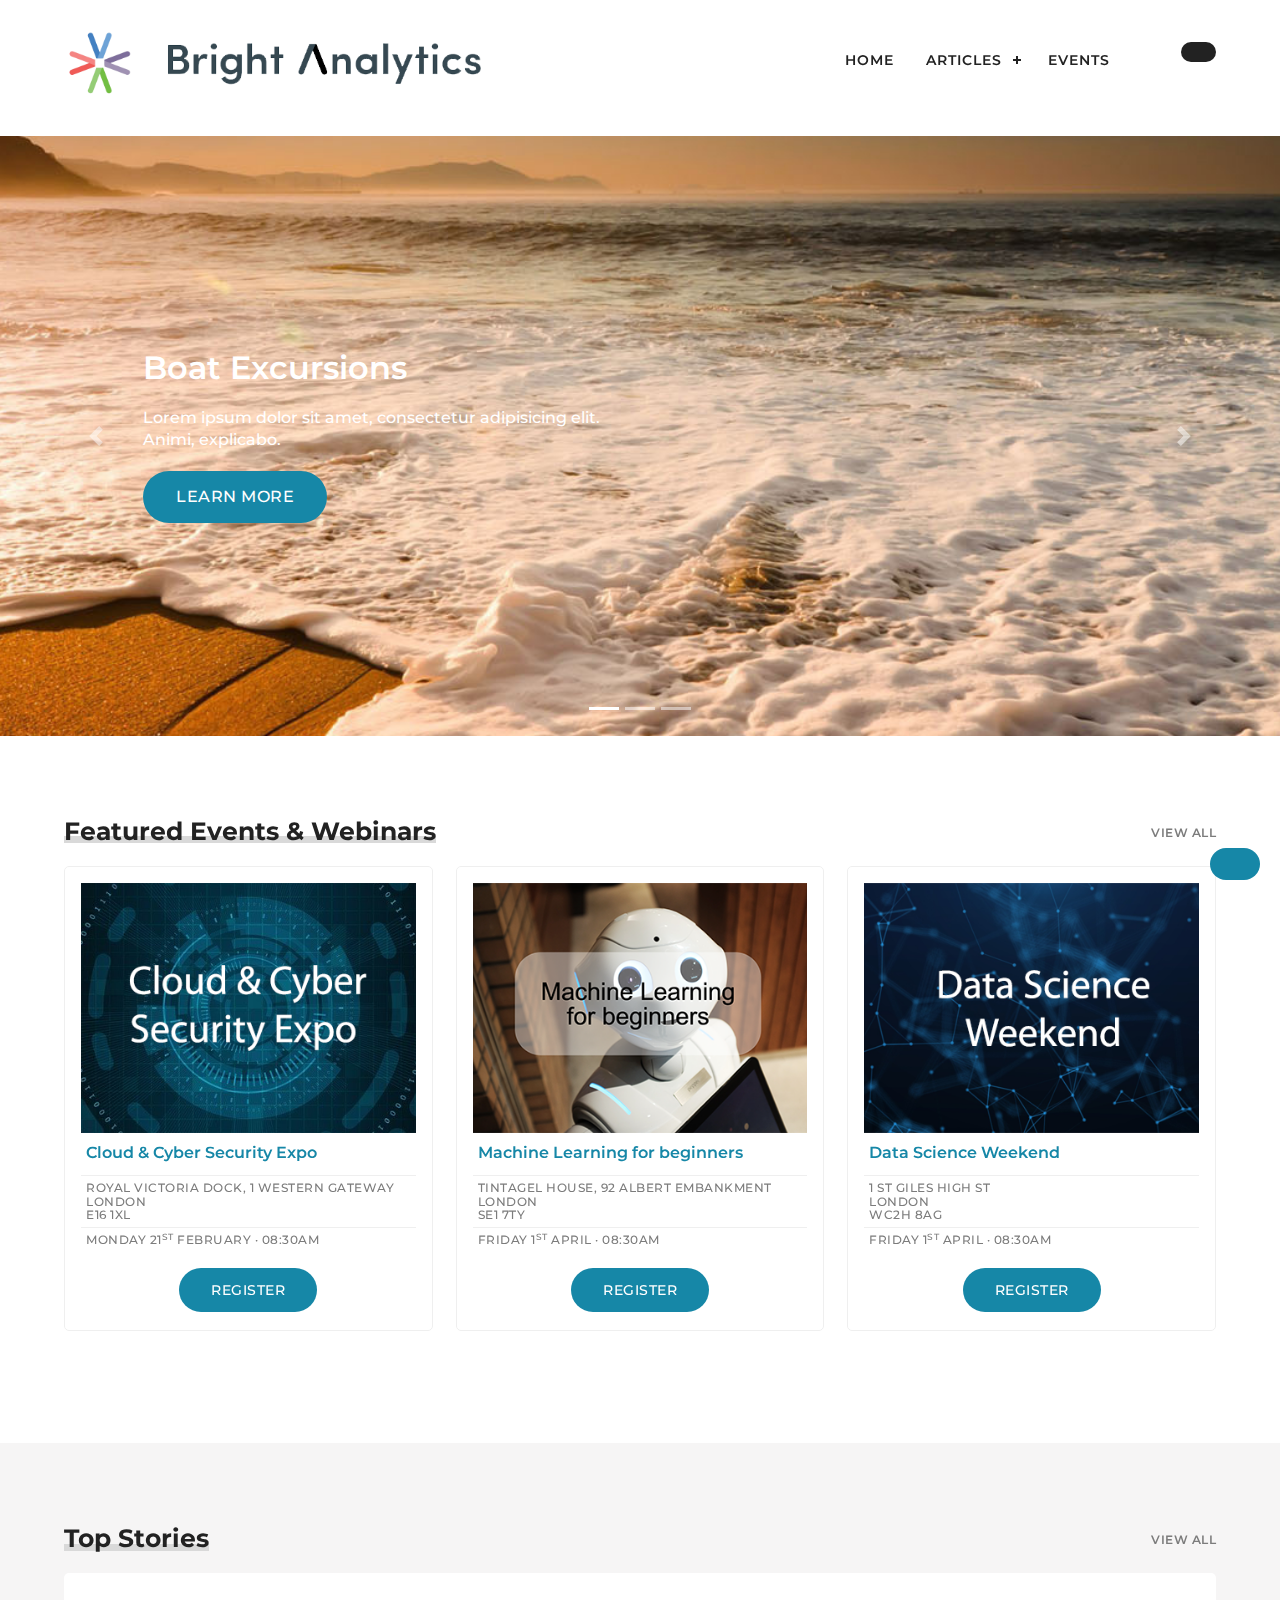
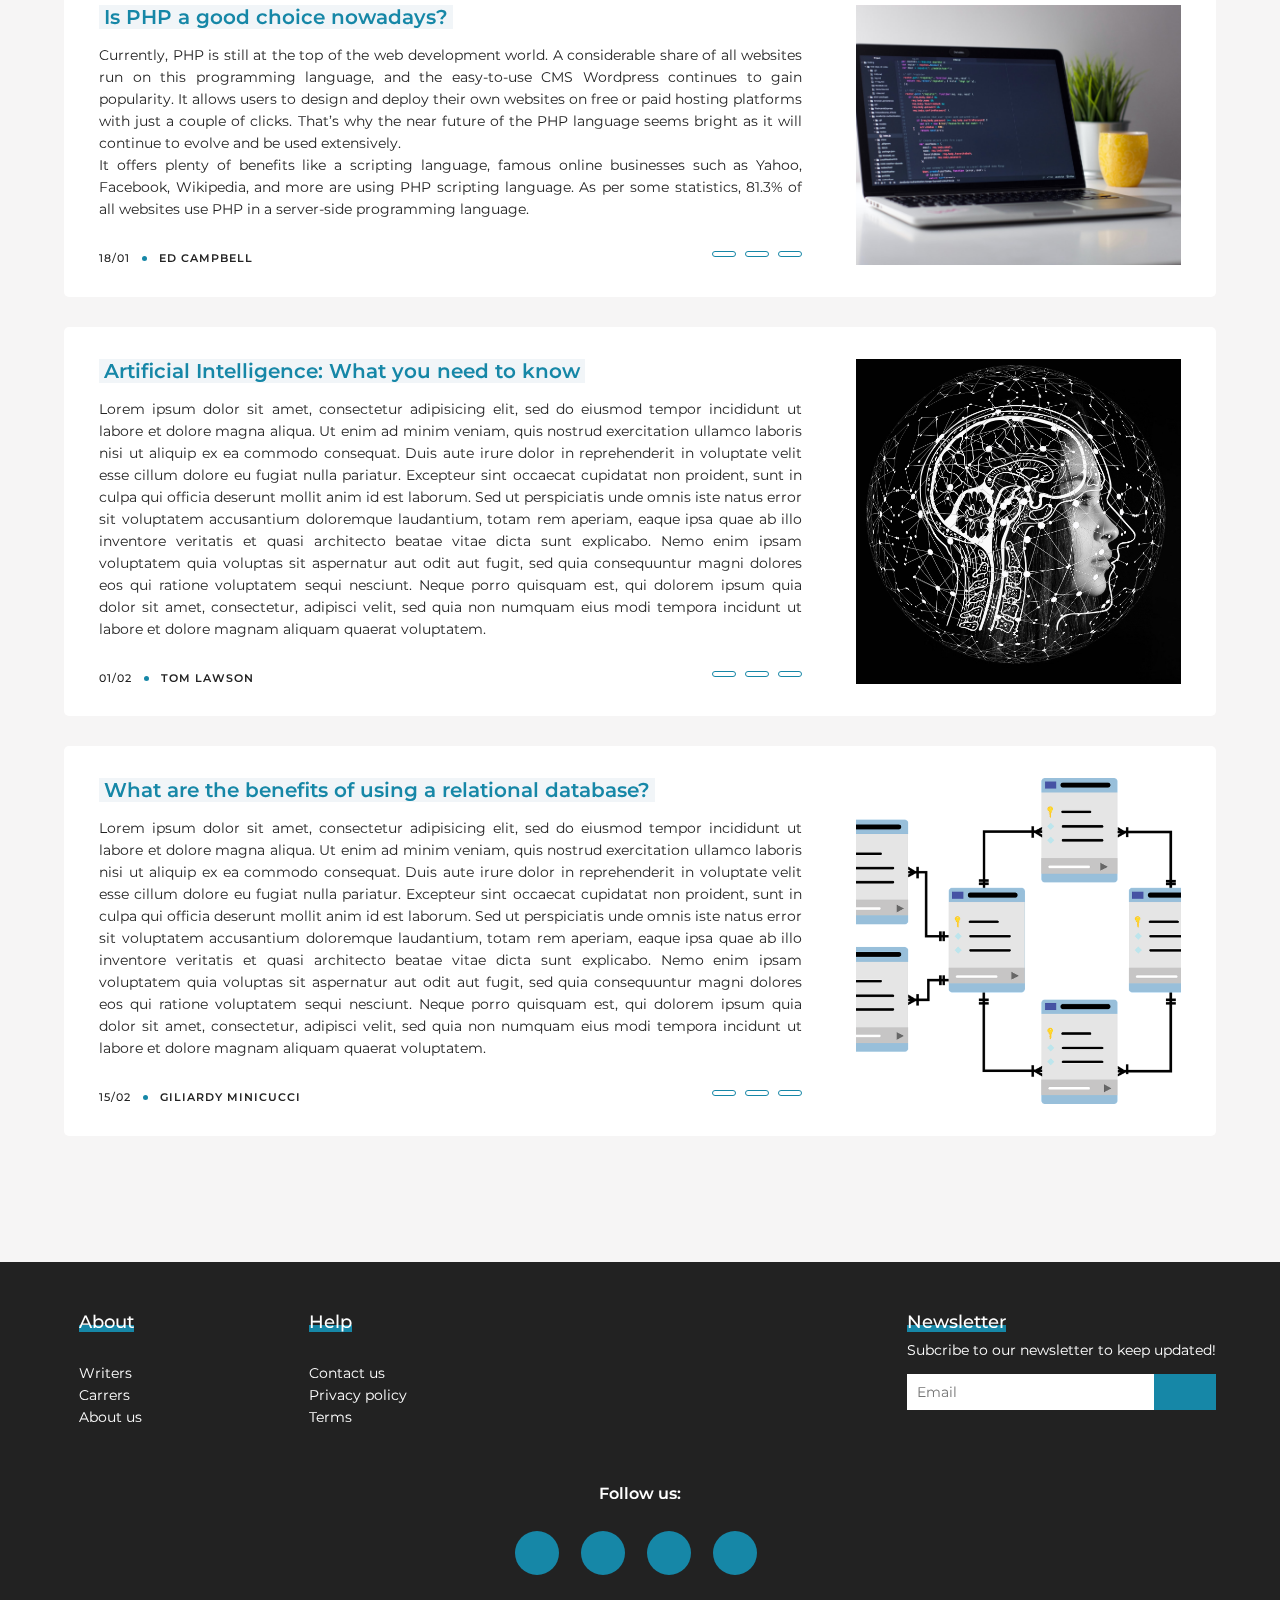
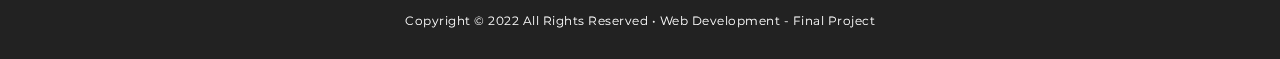
<file: index.html>
<!DOCTYPE html>
<html lang="en">
<head>
<title>Homepage | Bright Analytics</title>
<meta charset="utf-8" />
<meta name="description" content="" />
<meta name="author" content="Giliardy Minicucci" />
<meta name="viewport" content="width=device-width, initial-scale=1.0" />
<meta name="refresh" content="600" />
<meta name="keywords" content="Final project" />
<link rel="stylesheet" type="text/css" href="stylesheet/style.css" />
<link rel="stylesheet" type="text/css" href="stylesheet/bootstrap.min.css" />
<link rel="stylesheet" type="text/css" href="stylesheet/animation.css" />
<link rel="stylesheet" type="text/css" href="https://site-assets.fontawesome.com/releases/v6.0.0/css/all.css" />
<link rel="stylesheet" href="https://cdnjs.cloudflare.com/ajax/libs/animate.css/3.7.2/animate.min.css">
<link rel="preconnect" href="https://fonts.googleapis.com">
<link rel="preconnect" href="https://fonts.gstatic.com" crossorigin>
<link href="https://fonts.googleapis.com/css2?family=Montserrat:wght@400;500;600;700&display=swap" rel="stylesheet">
</head>

<body class="fadeInBody">

<a href="#" class="back-to-top" onclick="scrollToTop();return false">  <i class="fas fa-angle-up"></i> </a>

<div id="search_form" class="fade">
    <a href="#" class="close-btn" id="close-search">
    <i class="fa fa-times"></i>
    </a>
    <form role="search" method="get" class="searchform">
    <input placeholder="type here" type="text" name="search" id="search"/>
    <button class="search_btn" name="search_btn"><i class="fa fa-search"></i></button>
    </form>
    <div id="app" class="search_results"></div>
</div>

<header class="align-left">
<div class="top">

    <a class="logo_principal" href="index.html">
      <img class="logo" src="assets/ba-logo.png" alt="Logo of the website." />
      <img class="logo-text" src="assets/ba-logo-text.png" alt="Logo of the website." />
    </a>

        <div class="button"></div>

        <div class="user_search">
      <ul>
        <li><a class="search-icon" href='#search_form'><i class="fa fa-search"></i></a> </li>
        <li> <a href="login.html"><i class="fa fa-user"></i></a> </li>
      </ul>
    </div>


    <nav id="nav-bar" class="nav-bar">
        <ul>
            <li><a href="index.html">Home</a></li>
            <li class="has-sub"><a href='#'>Articles</a>
                <ul class="sub-menu">
                  <li><a href="articles.html">Latest news</a></li>
                  <li><a href="#">Big Data</a></li>
                  <li><a href="#">Data Science</a></li>
                  <li><a href="#">Machine Learning</a></li>
                  <li><a href="#">Artificial Intelligence</a></li>
                 </ul>
            </li>
            <li><a href="events.html">Events</a></li>
        </ul>
</nav>

</div>
</header>    

 <div class="container-fluid p-0 align-left">
    <div id="carousel" class="carousel slide hero-slides" data-ride="carousel">
      <ol class="carousel-indicators">
        <li class="active" data-target="#carousel" data-slide-to="0"></li>
        <li data-target="#carousel" data-slide-to="1"></li>
        <li data-target="#carousel" data-slide-to="2"></li>
      </ol>
      <div class="carousel-inner" role="listbox">
        <div class="carousel-item active slide_1">
          <div class="container h-100 d-md-block">
            <div class="row align-items-center h-100">
              <div class="col-12 col-md-9 col-lg-7 col-xl-6">
                <div class="caption fadeInLeft">
                  <h2>Boat Excursions</h2>
                  <p>Lorem ipsum dolor sit amet, consectetur adipisicing elit. Animi, explicabo.</p>
                  <a class="btn delicious-btn" href="#">Learn more</a>
                </div>
              </div>
            </div>
          </div>
        </div>
        <div class="carousel-item slide_2">
          <div class="container h-100 d-md-block">
            <div class="row align-items-center h-100">
              <div class="col-12 col-md-9 col-lg-7 col-xl-6">
               <div class="caption fadeIn">
                  <h2>Boat Excursions</h2>
                  <p>Lorem ipsum dolor sit amet, consectetur adipisicing elit. Animi, explicabo.</p>
                  <a class="btn delicious-btn" href="#">Learn more</a>
                </div>
              </div>
            </div>
          </div>
        </div>
        <div class="carousel-item slide_3">
          <div class="container h-100 d-md-block">
            <div class="row align-items-center h-100">
              <div class="col-12 col-md-9 col-lg-7 col-xl-6">
                <div class="caption">
                  <h2 class="fadeInLeft" style="animation-delay: 2s;">Explore the river valley</h2>
                  <p class="fadeInLeft" style="animation-delay: 2.5s;">Lorem ipsum dolor sit amet, consectetur adipisicing elit. Animi, explicabo.</p>
                  <a class="fadeInLeft btn delicious-btn" href="#" style="animation-delay: 3s;">Learn more</a>
                </div>
              </div>
            </div>
          </div>
        </div>
      </div>
      <a class="carousel-control-prev" href="#carousel" role="button" data-slide="prev">
        <span class="carousel-control-prev-icon" aria-hidden="true"></span>
        <span class="sr-only">Previous</span>
      </a>
      <a class="carousel-control-next" href="#carousel" role="button" data-slide="next">
        <span class="carousel-control-next-icon" aria-hidden="true"></span>
        <span class="sr-only">Next</span>
      </a>
    </div>
</div>

<main>



<div class="events align-left">
<section class="hold">
  <h2>Featured Events & Webinars</h2>
  <span><a class="all" href="events.html">view all</a></span>
  <ul class="flex">
    <li>
      <img class="image" src="assets/events/cybersecurity_expo.png" alt="Event image " /> 
      <h3 class="title"><a href="events.html">Cloud & Cyber Security Expo</a></h3>
      <div class="location">Royal Victoria Dock, 1 Western Gateway <br> London <br> E16 1XL</div>
      <div class="date">Monday 21<sup>st</sup> February · 08:30am</div>
      <div class="register"><a href="register.html">Register</a> </div>
    </li>

    <li>
      <img class="image" src="assets/events/machine_learning_for_beginners.png" alt="Machine Learning for beginners" /> 
      <h3 class="title"><a href="events.html">Machine Learning for beginners</a></h3>
      <div class="location">Tintagel House, 92 Albert Embankment <br> London <br> SE1 7TY</div>
      <div class="date">Friday 1<sup>st</sup> April · 08:30am</div>
      <div class="register"><a href="register.html">Register</a> </div>
    </li>

    <li>
      <img class="image" src="assets/events/data_science_weekend.png" alt="Event banner" /> 
      <h3 class="title"><a href="events.html">Data Science Weekend</a></h3>
      <div class="location">1 St Giles High St <br> London <br> WC2H 8AG</div>
      <div class="date">Friday 1<sup>st</sup> April · 08:30am</div>
      <div class="register"><a href="register.html">Register</a> </div>
    </li>
  </ul>
</section>
</div>

<div class="top_stories align-left">
<section class="hold">
  <h2>Top Stories</h2>
  <span><a class="all" href="articles.html">view all</a></span>

<ul class="align-left">
  <li class="box">
    <div class="image">
      <img src="assets/computer.jpeg" alt="Top stories image" /> 
    </div>
    <div class="content">
      <h3 class="title"><a href="article.html">Is PHP a good choice nowadays?</a></h3>
      <p>Currently, PHP is still at the top of the web development world. A considerable share of all websites run on this programming language, and the easy-to-use CMS Wordpress continues to gain popularity. It allows users to design and deploy their own websites on free or paid hosting platforms with just a couple of clicks. That’s why the near future of the PHP language seems bright as it will continue to evolve and be used extensively. <br> It offers plenty of benefits like a scripting language, famous online businesses such as Yahoo, Facebook, Wikipedia, and more are using PHP scripting language. As per some statistics, 81.3% of all websites use PHP in a server-side programming language.</p>
      <div class="info"> 18/01 <span>Ed Campbell</span> </div>
      <div class="share"> <a href="#" class="share-button"><i class="fa-solid fa-star"></i></a> <a href="#" class="share-button"><i class="fa-solid fa-share-nodes"></i></a> <a href="#" class="share-button"><i class="fa-solid fa-bookmark"></i></a></div>
    </div>
  </li>

  <li class="box">
      <div class="image">
      <img src="assets/events/artificial-intelligence.jpeg" alt="Top stories image" /> 
      </div>
      <div class="content">
      <h3 class="title"><a href="#">Artificial Intelligence: What you need to know</a></h3>
      <p>Lorem ipsum dolor sit amet, consectetur adipisicing elit, sed do eiusmod tempor incididunt ut labore et dolore magna aliqua. Ut enim ad minim veniam, quis nostrud exercitation ullamco laboris nisi ut aliquip ex ea commodo consequat. Duis aute irure dolor in reprehenderit in voluptate velit esse cillum dolore eu fugiat nulla pariatur. Excepteur sint occaecat cupidatat non proident, sunt in culpa qui officia deserunt mollit anim id est laborum. Sed ut perspiciatis unde omnis iste natus error sit voluptatem accusantium doloremque laudantium, totam rem aperiam, eaque ipsa quae ab illo inventore veritatis et quasi architecto beatae vitae dicta sunt explicabo. Nemo enim ipsam voluptatem quia voluptas sit aspernatur aut odit aut fugit, sed quia consequuntur magni dolores eos qui ratione voluptatem sequi nesciunt. Neque porro quisquam est, qui dolorem ipsum quia dolor sit amet, consectetur, adipisci velit, sed quia non numquam eius modi tempora incidunt ut labore et dolore magnam aliquam quaerat voluptatem. </p>
      <div class="info"> 01/02 <span>Tom Lawson</span> </div>
      <div class="share"> <a href="#" class="share-button"><i class="fa-solid fa-star"></i></a> <a href="#" class="share-button"><i class="fa-solid fa-share-nodes"></i></a> <a href="#" class="share-button"><i class="fa-solid fa-bookmark"></i></a></div>
    </div>
  </li>

  <li class="box">
        <div class="image">
      <img src="assets/events/database_schema.png" alt="Top stories image" /> 
    </div>
    <div class="content">
      <h3 class="title"><a href="#">What are the benefits of using a relational database?</a></h3>
      <p>Lorem ipsum dolor sit amet, consectetur adipisicing elit, sed do eiusmod tempor incididunt ut labore et dolore magna aliqua. Ut enim ad minim veniam, quis nostrud exercitation ullamco laboris nisi ut aliquip ex ea commodo consequat. Duis aute irure dolor in reprehenderit in voluptate velit esse cillum dolore eu fugiat nulla pariatur. Excepteur sint occaecat cupidatat non proident, sunt in culpa qui officia deserunt mollit anim id est laborum. Sed ut perspiciatis unde omnis iste natus error sit voluptatem accusantium doloremque laudantium, totam rem aperiam, eaque ipsa quae ab illo inventore veritatis et quasi architecto beatae vitae dicta sunt explicabo. Nemo enim ipsam voluptatem quia voluptas sit aspernatur aut odit aut fugit, sed quia consequuntur magni dolores eos qui ratione voluptatem sequi nesciunt. Neque porro quisquam est, qui dolorem ipsum quia dolor sit amet, consectetur, adipisci velit, sed quia non numquam eius modi tempora incidunt ut labore et dolore magnam aliquam quaerat voluptatem. </p>
      <div class="info"> 15/02 <span>Giliardy Minicucci</span> </div>
      <div class="share"> <a href="#" class="share-button"><i class="fa-solid fa-star"></i></a> <a href="#" class="share-button"><i class="fa-solid fa-share-nodes"></i></a> <a href="#" class="share-button"><i class="fa-solid fa-bookmark"></i></a></div>
    </div>
  </li>

</ul>

</section>
</div>

</main>

<footer>
  <section class="hold">

    <div class="col">
      <h2>About</h2>
         <ul>
            <li><a href="#">Writers</a></li>
            <li><a href="#">Carrers</a></li>
            <li><a href="#">About us</a></li>
          </ul>
    </div>

        <div class="col">
      <h2>Help</h2>
         <ul>
            <li><a href="#">Contact us</a></li>
            <li><a href="#">Privacy policy</a></li>
            <li><a href="#">Terms</a></li>
          </ul>
    </div>

    <div class="newsletter">
      <div class="newsletter-text">
        <h2>Newsletter</h2>
          <p>Subcribe to our newsletter to keep updated!</p>
          <div class="form">
            <input class="text" type="text" placeholder="Email" />
            <input class="submit" type="submit" value="">
          </div>
      </div>
    </div>

    <div class="social align-left">
      <h3>Follow us:</h3>
        <ul class="social-icons">
          <li><a class="facebook" href="#"><i class="fab fa-facebook"></i></a> </li>
          <li><a class="twitter" href="#"><i class="fab fa-twitter"></i></a></li>
          <li><a class="instagram" href="#"><i class="fab fa-instagram"></i></a></li>
          <li><a class="tiktok" href="#"><i class="fab fa-tiktok"></i></a></li>
        </ul>
    </div>

</section>
    <div class="copyright align-left">
      <p>Copyright © 2022 All Rights Reserved • Web Development - Final Project</p>
    </div>
</footer>
      
<script src="https://cdnjs.cloudflare.com/ajax/libs/jquery/3.3.1/jquery.min.js"></script>
<script src="script.js"></script>
<script src="search.js"></script>
<script src="toggle.js"></script>

<script src="https://code.jquery.com/jquery-3.3.1.slim.min.js" integrity="sha384-q8i/X+965DzO0rT7abK41JStQIAqVgRVzpbzo5smXKp4YfRvH+8abtTE1Pi6jizo" crossorigin="anonymous"></script>
<script src="https://cdnjs.cloudflare.com/ajax/libs/popper.js/1.14.7/umd/popper.min.js" integrity="sha384-UO2eT0CpHqdSJQ6hJty5KVphtPhzWj9WO1clHTMGa3JDZwrnQq4sF86dIHNDz0W1" crossorigin="anonymous"></script>
<script src="https://stackpath.bootstrapcdn.com/bootstrap/4.3.1/js/bootstrap.min.js" integrity="sha384-JjSmVgyd0p3pXB1rRibZUAYoIIy6OrQ6VrjIEaFf/nJGzIxFDsf4x0xIM+B07jRM" crossorigin="anonymous"></script>
<script type="text/javascript" scr="https://cdnjs.cloudflare.com/ajax/libs/animateCSS/1.2.2/jquery.animatecss.min.js"></script>

</body>
</html>
</file>
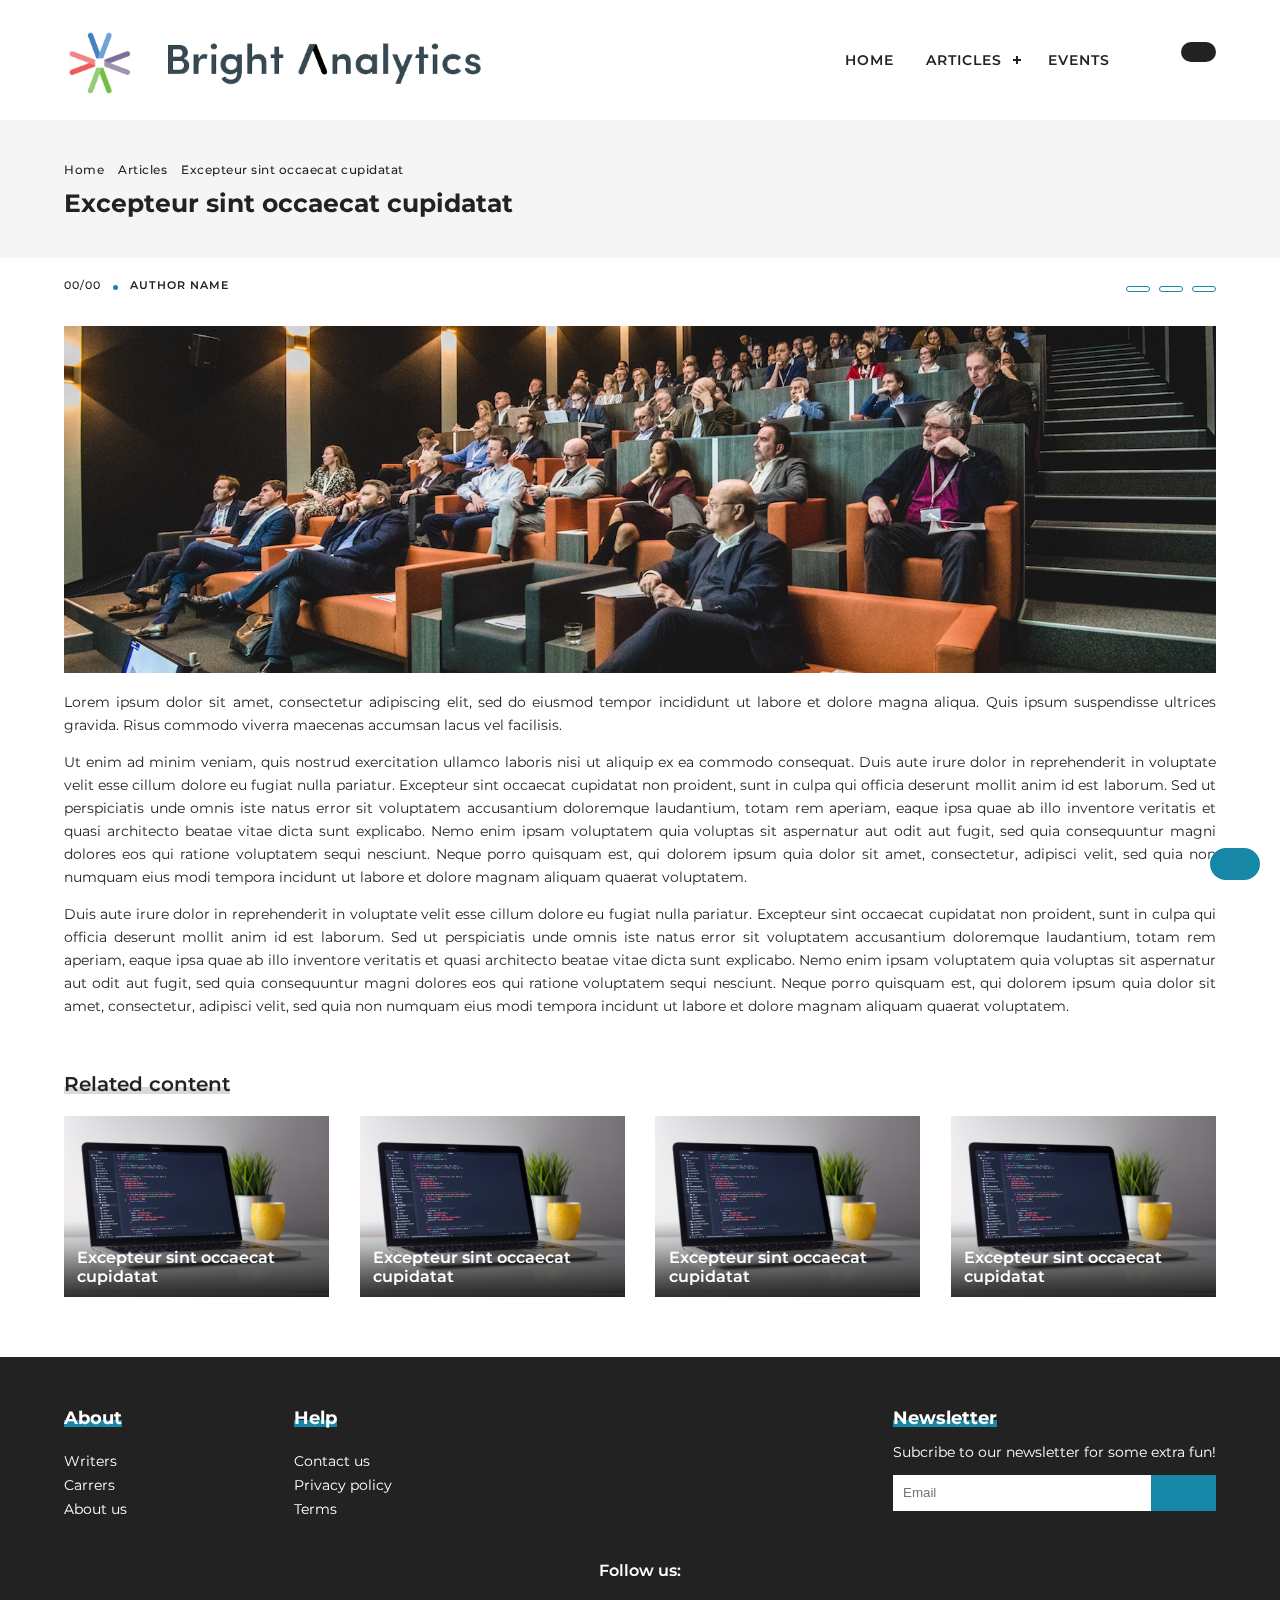
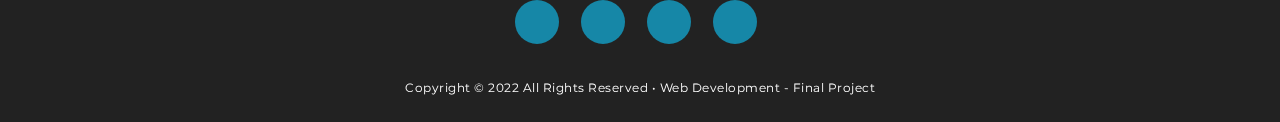
<file: article.html>
<!DOCTYPE html>
<html lang="en">
<head>
<title>Articles | Bright Analytics</title>
<meta charset="utf-8" />
<meta name="description" content="" />
<meta name="author" content="Giliardy Minicucci" />
<meta name="viewport" content="width=device-width, initial-scale=1.0" />
<meta name="refresh" content="600" />
<meta name="keywords" content="Final project" />
<link rel="stylesheet" type="text/css" href="stylesheet/style.css" />
<link rel="stylesheet" type="text/css" href="stylesheet/animation.css" />
<link rel="stylesheet" type="text/css" href="https://site-assets.fontawesome.com/releases/v6.0.0/css/all.css" />
<link rel="stylesheet" href="https://cdnjs.cloudflare.com/ajax/libs/animate.css/3.7.2/animate.min.css">
<link rel="preconnect" href="https://fonts.googleapis.com">
<link rel="preconnect" href="https://fonts.gstatic.com" crossorigin>
<link href="https://fonts.googleapis.com/css2?family=Montserrat:wght@400;500;600;700&display=swap" rel="stylesheet">
</head>

<body class="fadeInBody">

<a href="#" class="back-to-top" onclick="scrollToTop();return false">  <i class="fas fa-angle-up"></i> </a>

<div id="search_form" class="fade">
    <a href="#" class="close-btn" id="close-search">
    <i class="fa fa-times"></i>
    </a>
    <form role="search" method="get" class="searchform">
    <input placeholder="type here" type="text" name="search" id="search"/>
    <button class="search_btn" name="search_btn"><i class="fa fa-search"></i></button>
    </form>
    <div id="app" class="search_results"></div>
</div>

<header class="align-left">
<div class="top">

    <a class="logo_principal" href="index.html">
      <img class="logo" src="assets/ba-logo.png" alt="Logo of the website." />
      <img class="logo-text" src="assets/ba-logo-text.png" alt="Logo of the website." />
    </a>

        <div class="button"></div>

        <div class="user_search">
      <ul>
        <li><a class="search-icon" href='#search_form'><i class="fa fa-search"></i></a> </li>
        <li> <a href="login.html"><i class="fa fa-user"></i></a> </li>
      </ul>
    </div>


    <nav id="nav-bar" class="nav-bar">
        <ul>
            <li><a href="index.html">Home</a></li>
            <li class="has-sub"><a href='#'>Articles</a>
                <ul class="sub-menu">
                  <li><a href="articles.html">Latest news</a></li>
                  <li><a href="#">Big Data</a></li>
                  <li><a href="#">Data Science</a></li>
                  <li><a href="#">Machine Learning</a></li>
                  <li><a href="#">Artificial Intelligence</a></li>
                 </ul>
            </li>
            <li><a href="events.html">Events</a></li>
        </ul>
</nav>

</div>
</header>  
  
<main>
  <div class="article_title align-left">
    <section class="hold">
     <div class="breadcrumb">
       <ul>
        <li><a  href="index.html">Home</a></li>
        <span><i class="fa-solid fa-chevron-right"></i></span>
        <li><a href="articles.html">Articles</a></li>
        <span><i class="fa-solid fa-chevron-right"></i></span>
        <li><a href="articles.html">Excepteur sint occaecat cupidatat</a></li>
       </ul>
     </div>
     <h2>Excepteur sint occaecat cupidatat</h2>
   </section>
  </div>


<div class="article_content align-left">
  <section class="hold">

<div class="info align-left">
<div class="infos"> 00/00 <span>author name</span> </div>
      <div class="share"> <a href="#" class="share-button"><i class="fa-solid fa-star"></i></a> <a href="#" class="share-button"><i class="fa-solid fa-share-nodes"></i></a> <a href="#" class="share-button"><i class="fa-solid fa-bookmark"></i></a></div>
    </div>

    <img src="assets/event.png" alt="Event banner." />
      <p>Lorem ipsum dolor sit amet, consectetur adipiscing elit, sed do eiusmod tempor incididunt ut labore et dolore magna aliqua. Quis ipsum suspendisse ultrices gravida. Risus commodo viverra maecenas accumsan lacus vel facilisis.</p>
      <p>Ut enim ad minim veniam, quis nostrud exercitation ullamco laboris nisi ut aliquip ex ea commodo consequat. Duis aute irure dolor in reprehenderit in voluptate velit esse cillum dolore eu fugiat nulla pariatur. Excepteur sint occaecat cupidatat non proident, sunt in culpa qui officia deserunt mollit anim id est laborum. Sed ut perspiciatis unde omnis iste natus error sit voluptatem accusantium doloremque laudantium, totam rem aperiam, eaque ipsa quae ab illo inventore veritatis et quasi architecto beatae vitae dicta sunt explicabo. Nemo enim ipsam voluptatem quia voluptas sit aspernatur aut odit aut fugit, sed quia consequuntur magni dolores eos qui ratione voluptatem sequi nesciunt. Neque porro quisquam est, qui dolorem ipsum quia dolor sit amet, consectetur, adipisci velit, sed quia non numquam eius modi tempora incidunt ut labore et dolore magnam aliquam quaerat voluptatem.</p>
      <p>Duis aute irure dolor in reprehenderit in voluptate velit esse cillum dolore eu fugiat nulla pariatur. Excepteur sint occaecat cupidatat non proident, sunt in culpa qui officia deserunt mollit anim id est laborum. Sed ut perspiciatis unde omnis iste natus error sit voluptatem accusantium doloremque laudantium, totam rem aperiam, eaque ipsa quae ab illo inventore veritatis et quasi architecto beatae vitae dicta sunt explicabo. Nemo enim ipsam voluptatem quia voluptas sit aspernatur aut odit aut fugit, sed quia consequuntur magni dolores eos qui ratione voluptatem sequi nesciunt. Neque porro quisquam est, qui dolorem ipsum quia dolor sit amet, consectetur, adipisci velit, sed quia non numquam eius modi tempora incidunt ut labore et dolore magnam aliquam quaerat voluptatem.</p>
 
 <div class="related align-left">
  <div class="title">Related content</div>
    <ul>
 <li>
  <div class="image"><img src="assets/computer.jpeg" alt="Trending image" /></div>   
   <h3><a href="#">Excepteur sint occaecat cupidatat</a></h3>
 </li>

 <li>
  <div class="image"><img src="assets/computer.jpeg" alt="Trending image" /></div>   
   <h3><a href="#">Excepteur sint occaecat cupidatat</a></h3>
 </li>

  <li>
  <div class="image"><img src="assets/computer.jpeg" alt="Trending image" /></div>   
   <h3><a href="#">Excepteur sint occaecat cupidatat</a></h3>
 </li>

  <li>
  <div class="image"><img src="assets/computer.jpeg" alt="Trending image" /></div>   
   <h3><a href="#">Excepteur sint occaecat cupidatat</a></h3>
 </li>
    </ul>
</div>

</section>
</div>


</main>


<footer>
  <section class="hold">

    <div class="col">
      <h2>About</h2>
         <ul>
            <li><a href="#">Writers</a></li>
            <li><a href="#">Carrers</a></li>
            <li><a href="#">About us</a></li>
          </ul>
    </div>

       <div class="col">
      <h2>Help</h2>
         <ul>
            <li><a href="#">Contact us</a></li>
            <li><a href="#">Privacy policy</a></li>
            <li><a href="#">Terms</a></li>
          </ul>
    </div>

    <div class="newsletter">
      <div class="newsletter-text">
        <h2>Newsletter</h2>
          <p>Subcribe to our newsletter for some extra fun!</p>
          <div class="form">
            <input class="text" type="text" placeholder="Email" />
            <input class="submit" type="submit" value="">
          </div>
      </div>
    </div>

    <div class="social align-left">
      <h3>Follow us:</h3>
        <ul class="social-icons">
          <li><a class="facebook" href="#"><i class="fab fa-facebook"></i></a> </li>
          <li><a class="twitter" href="#"><i class="fab fa-twitter"></i></a></li>
          <li><a class="instagram" href="#"><i class="fab fa-instagram"></i></a></li>
          <li><a class="tiktok" href="#"><i class="fab fa-tiktok"></i></a></li>
        </ul>
    </div>

</section>
    <div class="copyright align-left">
      <p>Copyright © 2022 All Rights Reserved • Web Development - Final Project</p>
    </div>
</footer>

      
<script src="https://cdnjs.cloudflare.com/ajax/libs/jquery/3.3.1/jquery.min.js"></script>
<script src="script.js"></script>
<script src="search.js"></script>

<script src="https://code.jquery.com/jquery-3.3.1.slim.min.js" integrity="sha384-q8i/X+965DzO0rT7abK41JStQIAqVgRVzpbzo5smXKp4YfRvH+8abtTE1Pi6jizo" crossorigin="anonymous"></script>
<script src="https://cdnjs.cloudflare.com/ajax/libs/popper.js/1.14.7/umd/popper.min.js" integrity="sha384-UO2eT0CpHqdSJQ6hJty5KVphtPhzWj9WO1clHTMGa3JDZwrnQq4sF86dIHNDz0W1" crossorigin="anonymous"></script>
<script src="https://stackpath.bootstrapcdn.com/bootstrap/4.3.1/js/bootstrap.min.js" integrity="sha384-JjSmVgyd0p3pXB1rRibZUAYoIIy6OrQ6VrjIEaFf/nJGzIxFDsf4x0xIM+B07jRM" crossorigin="anonymous"></script>
<script type="text/javascript" scr="https://cdnjs.cloudflare.com/ajax/libs/animateCSS/1.2.2/jquery.animatecss.min.js"></script>

</body>
</html>
</file>
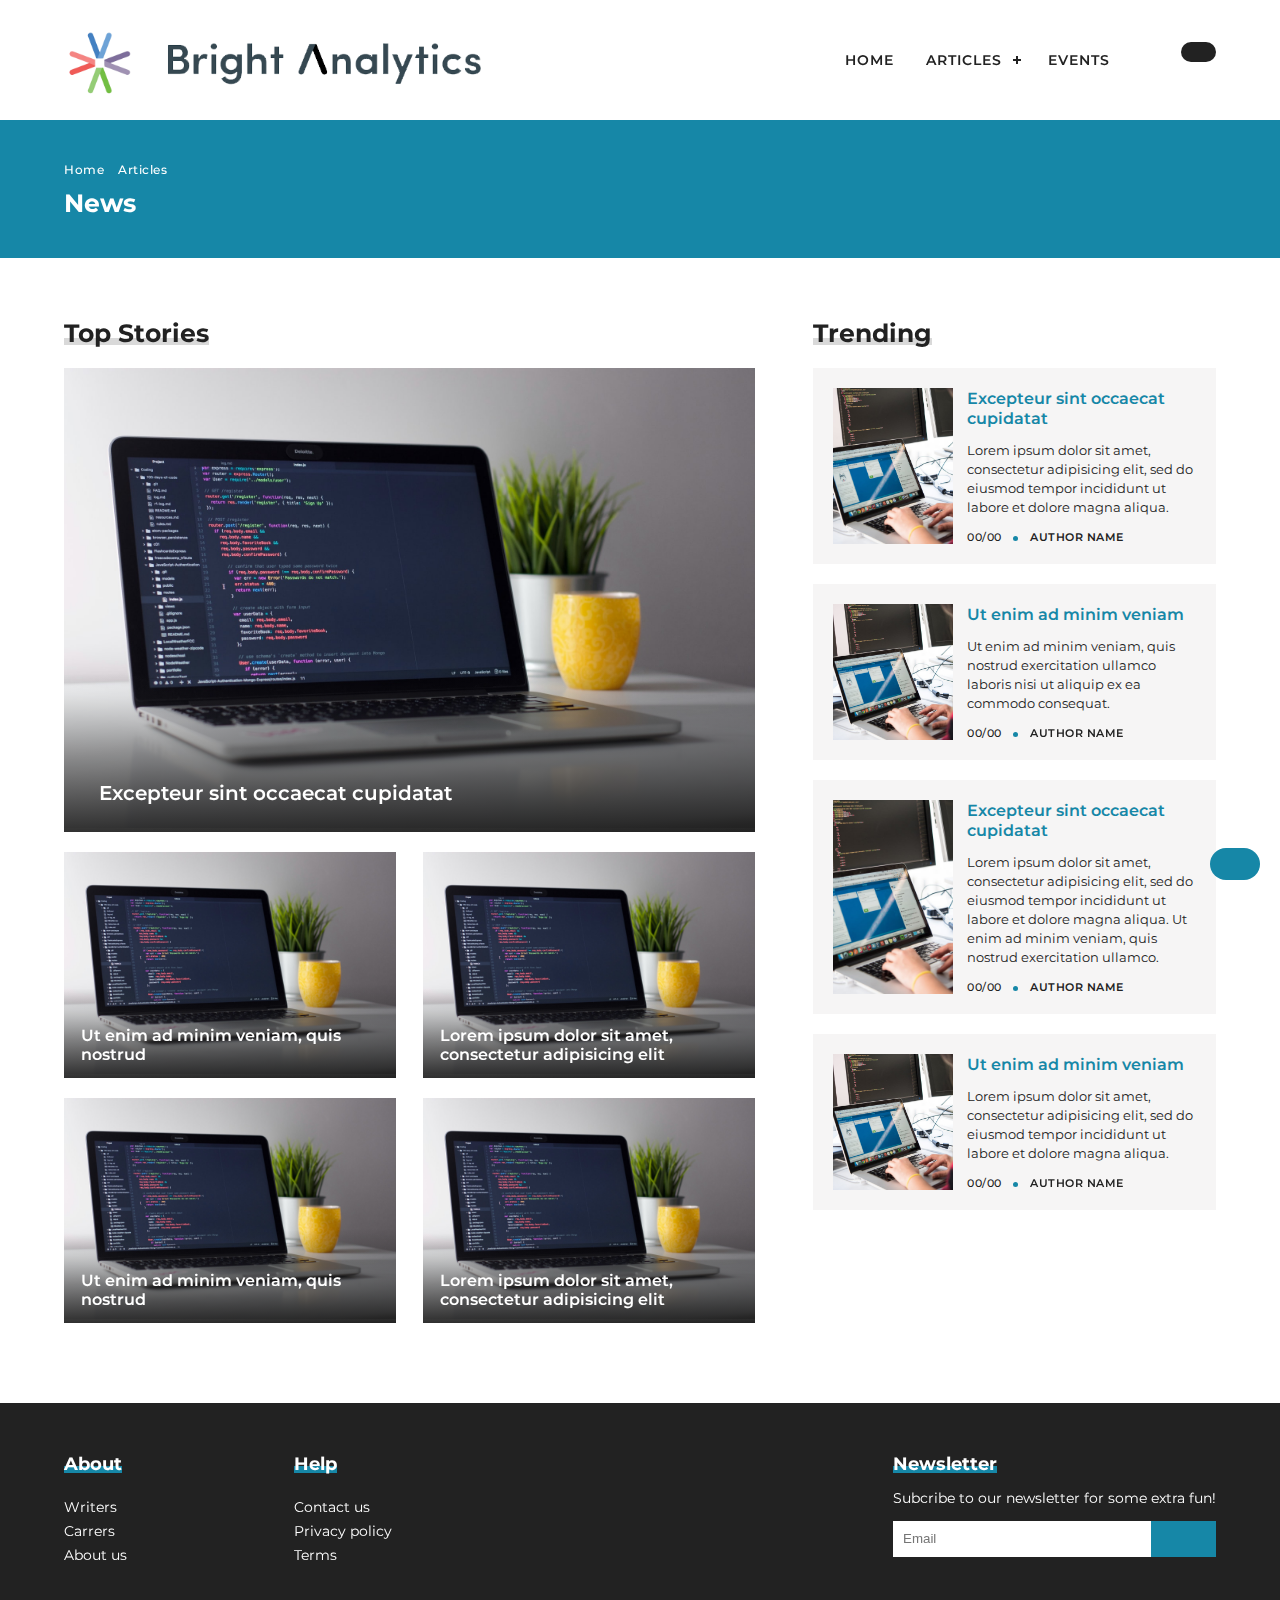
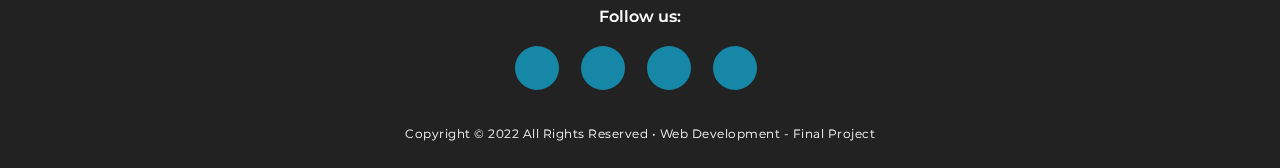
<file: articles.html>
<!DOCTYPE html>
<html lang="en">
<head>
<title>Articles | Bright Analytics</title>
<meta charset="utf-8" />
<meta name="description" content="" />
<meta name="author" content="Giliardy Minicucci" />
<meta name="viewport" content="width=device-width, initial-scale=1.0" />
<meta name="refresh" content="600" />
<meta name="keywords" content="Final project" />
<link rel="stylesheet" type="text/css" href="stylesheet/style.css" />
<link rel="stylesheet" type="text/css" href="stylesheet/animation.css" />
<link rel="stylesheet" type="text/css" href="https://site-assets.fontawesome.com/releases/v6.0.0/css/all.css" />
<link rel="stylesheet" href="https://cdnjs.cloudflare.com/ajax/libs/animate.css/3.7.2/animate.min.css">
<link rel="preconnect" href="https://fonts.googleapis.com">
<link rel="preconnect" href="https://fonts.gstatic.com" crossorigin>
<link href="https://fonts.googleapis.com/css2?family=Montserrat:wght@400;500;600;700&display=swap" rel="stylesheet">
</head>

<body class="fadeInBody">

<a href="#" class="back-to-top" onclick="scrollToTop();return false">  <i class="fas fa-angle-up"></i> </a>
<div id="search_form" class="fade">
    <a href="#" class="close-btn" id="close-search">
    <i class="fa fa-times"></i>
    </a>
    <form role="search" method="get" class="searchform">
    <input placeholder="type here" type="text" name="search" id="search"/>
    <button class="search_btn" name="search_btn"><i class="fa fa-search"></i></button>
    </form>
    <div id="app" class="search_results"></div>
</div>

<header class="align-left">
<div class="top">

    <a class="logo_principal" href="index.html">
      <img class="logo" src="assets/ba-logo.png" alt="Logo of the website." />
      <img class="logo-text" src="assets/ba-logo-text.png" alt="Logo of the website." />
    </a>

        <div class="button"></div>

        <div class="user_search">
      <ul>
        <li><a class="search-icon" href='#search_form'><i class="fa fa-search"></i></a> </li>
        <li> <a href="login.html"><i class="fa fa-user"></i></a> </li>
      </ul>
    </div>


    <nav id="nav-bar" class="nav-bar">

        <ul>
            <li><a href="index.html">Home</a></li>
            <li class="has-sub"><a href='#'>Articles</a>
                <ul class="sub-menu">
                  <li><a href="articles.html">Latest news</a></li>
                  <li><a href="#">Big Data</a></li>
                  <li><a href="#">Data Science</a></li>
                  <li><a href="#">Machine Learning</a></li>
                  <li><a href="#">Artificial Intelligence</a></li>
                 </ul>
            </li>
            <li><a href="events.html">Events</a></li>
        </ul>
</nav>

</div>
</header>  
  
<main>
  <div class="articles_title align-left">
    <section class="hold">
     <div class="breadcrumb">
       <ul>
        <li><a href="index.html">Home</a></li>
        <span><i class="fa-solid fa-chevron-right"></i></span>
        <li><a href="articles.html">Articles</a></li>
       </ul>
     </div>
     <h2>News</h2>
   </section>
  </div>

<div class="news align-left">
  <section class="hold">

    <div class="news_top">
      <h2>Top Stories</h2>

     <ul>
     <li class="featured">
      <img src="assets/computer.jpeg" alt="Top stories image" /> 
      <h3 class="title"><a href="article.html">Excepteur sint occaecat cupidatat</a></h3>
     </li>

     <li>
      <img src="assets/computer.jpeg" alt="Top stories image" /> 
      <h3 class="title"><a href="#">Ut enim ad minim veniam, quis nostrud</a></h3>
     </li>

     <li>
      <img src="assets/computer.jpeg" alt="Top stories image" /> 
      <h3 class="title"><a href="#">Lorem ipsum dolor sit amet, consectetur adipisicing elit</a></h3>
     </li>

     <li>
      <img src="assets/computer.jpeg" alt="Top stories image" /> 
      <h3 class="title"><a href="#">Ut enim ad minim veniam, quis nostrud</a></h3>
     </li>

     <li>
      <img src="assets/computer.jpeg" alt="Top stories image" /> 
      <h3 class="title"><a href="#">Lorem ipsum dolor sit amet, consectetur adipisicing elit</a></h3>
     </li>
    </ul>
  </div>

  <div class="news_trending">
    <h2>Trending</h2>
    <ul>
      <li>
         <div class="image"><img src="assets/trending.jpg" alt="Trending image" /></div>   
         <div class="content">  <h3 class="title"><a href="#">Excepteur sint occaecat cupidatat</a></h3>
          <p>Lorem ipsum dolor sit amet, consectetur adipisicing elit, sed do eiusmod tempor incididunt ut labore et dolore magna aliqua.  </p>
          <div class="info"> 00/00 <span>author name</span> </div>
         </div>
      </li>

      <li>
         <div class="image"><img src="assets/trending.jpg" alt="Trending image" /></div>   
         <div class="content">  <h3 class="title"><a href="#">Ut enim ad minim veniam</a></h3>
          <p>Ut enim ad minim veniam, quis nostrud exercitation ullamco laboris nisi ut aliquip ex ea commodo consequat. </p>
          <div class="info"> 00/00 <span>author name</span> </div>
         </div>
      </li>

      <li>
         <div class="image"><img src="assets/trending.jpg" alt="Trending image" /></div>   
         <div class="content">  <h3 class="title"><a href="#">Excepteur sint occaecat cupidatat</a></h3>
          <p>Lorem ipsum dolor sit amet, consectetur adipisicing elit, sed do eiusmod tempor incididunt ut labore et dolore magna aliqua. Ut enim ad minim veniam, quis nostrud exercitation ullamco. </p>
          <div class="info"> 00/00 <span>author name</span> </div>
         </div>
      </li>

      <li>
         <div class="image"><img src="assets/trending.jpg" alt="Trending image" /></div>   
         <div class="content">  <h3 class="title"><a href="#">Ut enim ad minim veniam</a></h3>
          <p>Lorem ipsum dolor sit amet, consectetur adipisicing elit, sed do eiusmod tempor incididunt ut labore et dolore magna aliqua.  </p>
          <div class="info"> 00/00 <span>author name</span> </div>
         </div>
      </li>
    </ul>
  </div>

  </section>  
</div>

</main>


<footer>
  <section class="hold">

    <div class="col">
      <h2>About</h2>
         <ul>
            <li><a href="#">Writers</a></li>
            <li><a href="#">Carrers</a></li>
            <li><a href="#">About us</a></li>
          </ul>
    </div>

       <div class="col">
      <h2>Help</h2>
         <ul>
            <li><a href="#">Contact us</a></li>
            <li><a href="#">Privacy policy</a></li>
            <li><a href="#">Terms</a></li>
          </ul>
    </div>

    <div class="newsletter">
      <div class="newsletter-text">
        <h2>Newsletter</h2>
          <p>Subcribe to our newsletter for some extra fun!</p>
          <div class="form">
            <input class="text" type="text" placeholder="Email" />
            <input class="submit" type="submit" value="">
          </div>
      </div>
    </div>

    <div class="social align-left">
      <h3>Follow us:</h3>
        <ul class="social-icons">
          <li><a class="facebook" href="#"><i class="fab fa-facebook"></i></a> </li>
          <li><a class="twitter" href="#"><i class="fab fa-twitter"></i></a></li>
          <li><a class="instagram" href="#"><i class="fab fa-instagram"></i></a></li>
          <li><a class="tiktok" href="#"><i class="fab fa-tiktok"></i></a></li>
        </ul>
    </div>

</section>
    <div class="copyright align-left">
      <p>Copyright © 2022 All Rights Reserved • Web Development - Final Project</p>
    </div>
</footer>

      
<script src="https://cdnjs.cloudflare.com/ajax/libs/jquery/3.3.1/jquery.min.js"></script>
<script src="script.js"></script>
<script src="search.js"></script>

<script src="https://code.jquery.com/jquery-3.3.1.slim.min.js" integrity="sha384-q8i/X+965DzO0rT7abK41JStQIAqVgRVzpbzo5smXKp4YfRvH+8abtTE1Pi6jizo" crossorigin="anonymous"></script>
<script src="https://cdnjs.cloudflare.com/ajax/libs/popper.js/1.14.7/umd/popper.min.js" integrity="sha384-UO2eT0CpHqdSJQ6hJty5KVphtPhzWj9WO1clHTMGa3JDZwrnQq4sF86dIHNDz0W1" crossorigin="anonymous"></script>
<script src="https://stackpath.bootstrapcdn.com/bootstrap/4.3.1/js/bootstrap.min.js" integrity="sha384-JjSmVgyd0p3pXB1rRibZUAYoIIy6OrQ6VrjIEaFf/nJGzIxFDsf4x0xIM+B07jRM" crossorigin="anonymous"></script>
<script type="text/javascript" scr="https://cdnjs.cloudflare.com/ajax/libs/animateCSS/1.2.2/jquery.animatecss.min.js"></script>

</body>
</html>
</file>
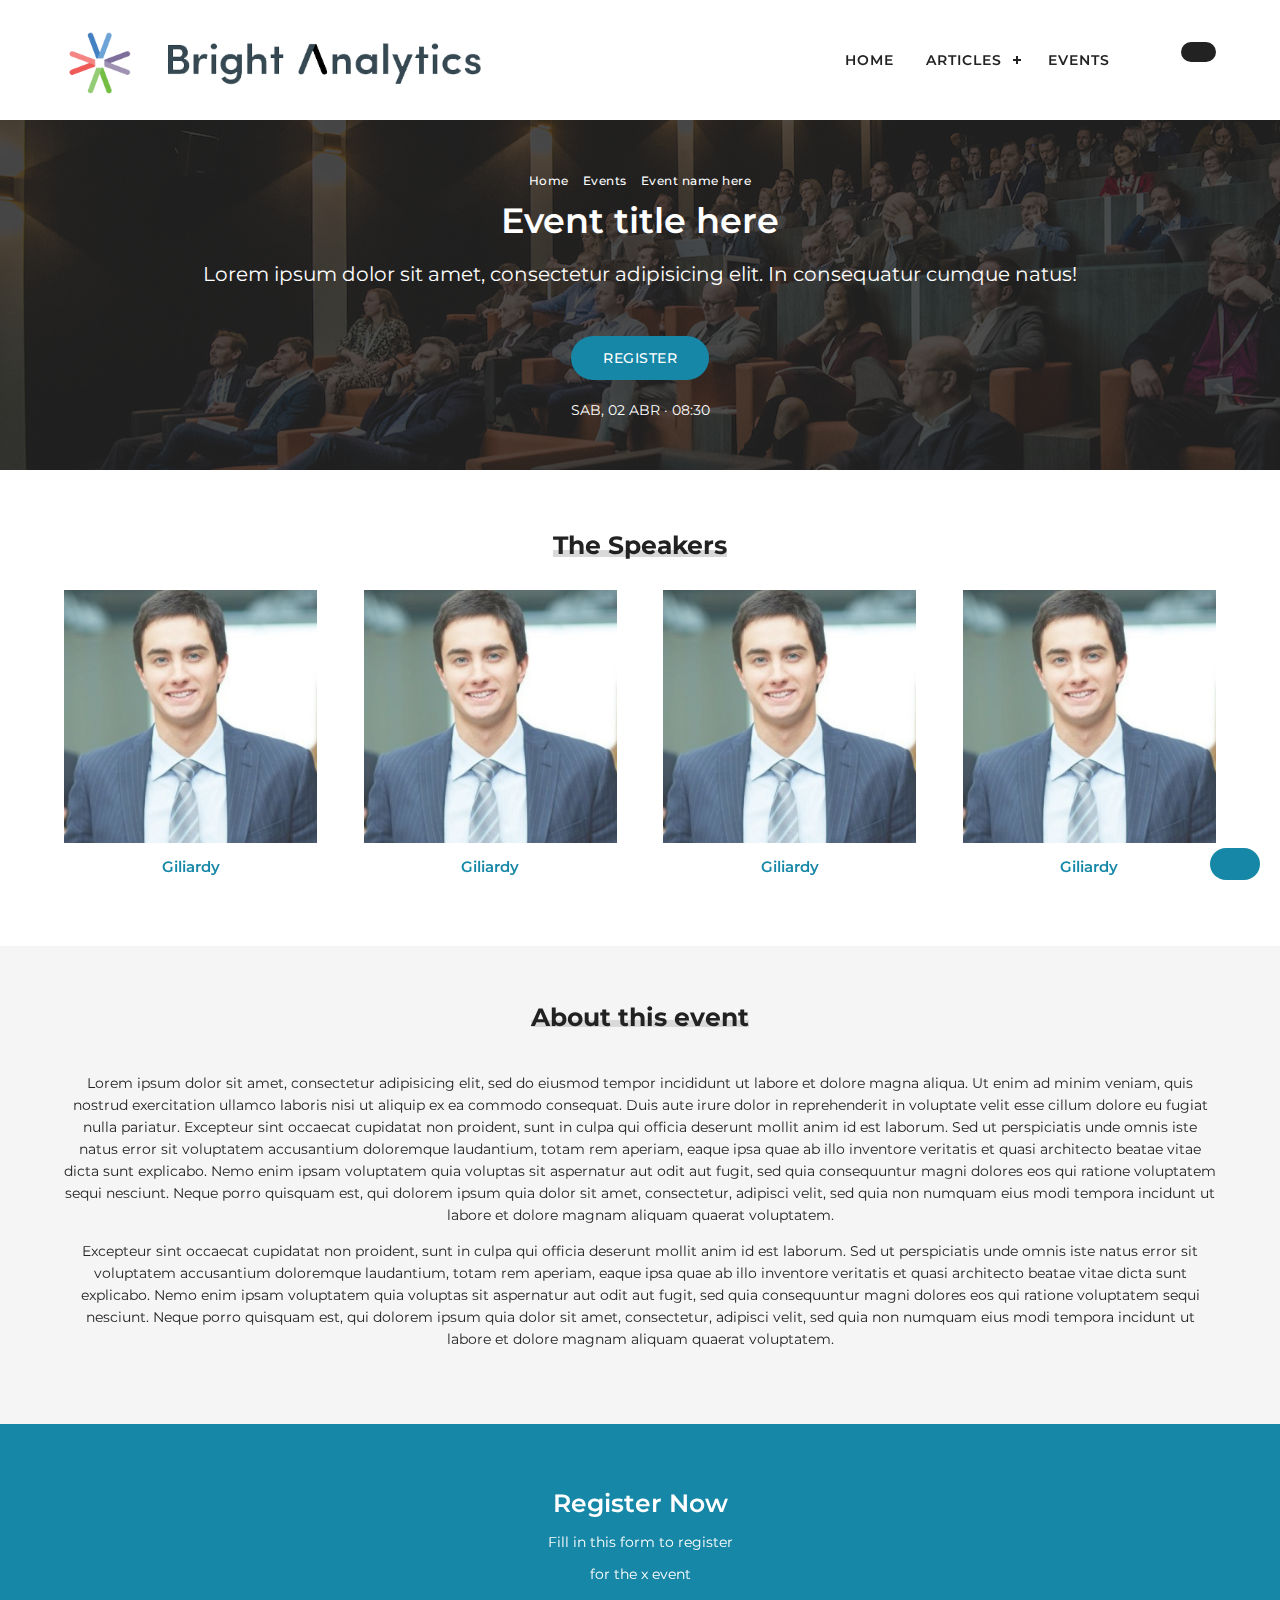
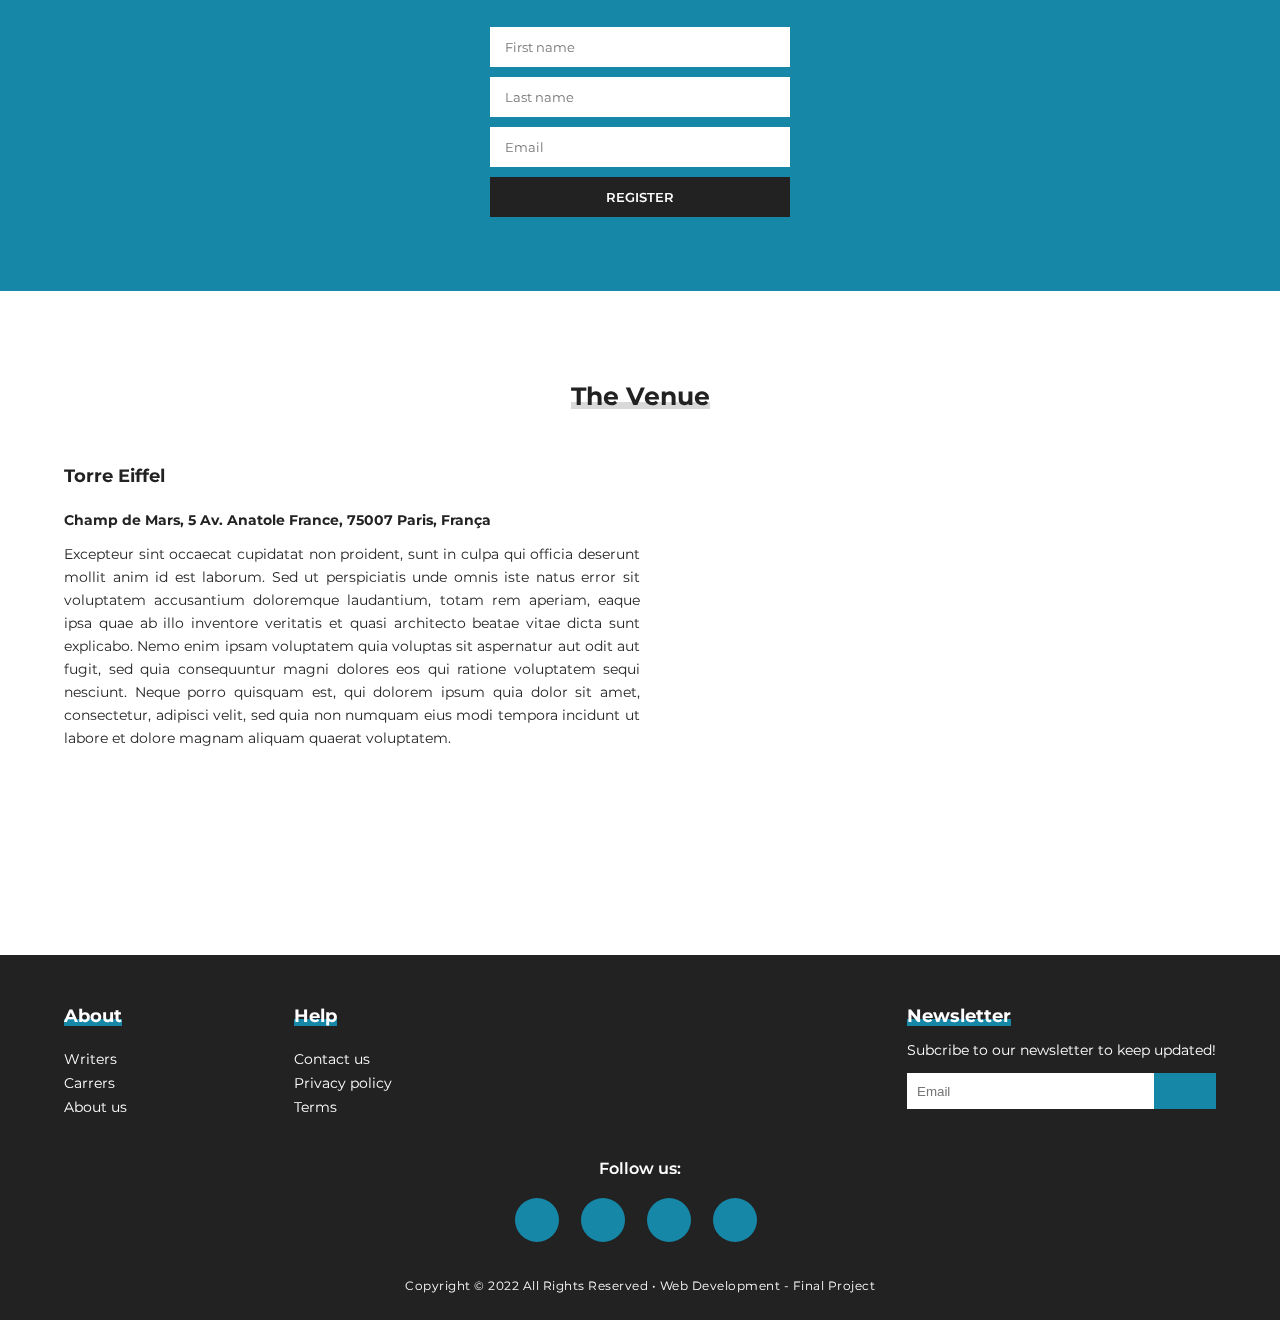
<file: event.html>
<!DOCTYPE html>
<html lang="en">
<head>
<title>Event | Bright Analytics</title>
<meta charset="utf-8" />
<meta name="description" content="" />
<meta name="author" content="Giliardy Minicucci" />
<meta name="viewport" content="width=device-width, initial-scale=1.0" />
<meta name="refresh" content="600" />
<meta name="keywords" content="Final project" />
<link rel="stylesheet" type="text/css" href="stylesheet/style.css" />
<link rel="stylesheet" type="text/css" href="stylesheet/animation.css" />
<link rel="stylesheet" type="text/css" href="https://site-assets.fontawesome.com/releases/v6.0.0/css/all.css" />
<link rel="stylesheet" href="https://cdnjs.cloudflare.com/ajax/libs/animate.css/3.7.2/animate.min.css">
<link rel="preconnect" href="https://fonts.googleapis.com">
<link rel="preconnect" href="https://fonts.gstatic.com" crossorigin>
<link href="https://fonts.googleapis.com/css2?family=Montserrat:wght@400;500;600;700&display=swap" rel="stylesheet">
</head>

<body class="fadeInBody">

<a href="#" class="back-to-top" onclick="scrollToTop();return false">  <i class="fas fa-angle-up"></i> </a>

<div id="search_form" class="fade">
    <a href="#" class="close-btn" id="close-search">
    <i class="fa fa-times"></i>
    </a>
    <form role="search" method="get" class="searchform">
    <input placeholder="type here" type="text" name="search" id="search"/>
    <button class="search_btn" name="search_btn"><i class="fa fa-search"></i></button>
    </form>
    <div id="app" class="search_results"></div>
</div>

<header class="align-left">
<div class="top">

    <a class="logo_principal" href="index.html">
      <img class="logo" src="assets/ba-logo.png" alt="Logo of the website." />
      <img class="logo-text" src="assets/ba-logo-text.png" alt="Logo of the website." />
    </a>

        <div class="button"></div>

        <div class="user_search">
      <ul>
        <li><a class="search-icon" href='#search_form'><i class="fa fa-search"></i></a> </li>
        <li> <a href="login.html"><i class="fa fa-user"></i></a> </li>
      </ul>
    </div>


    <nav id="nav-bar" class="nav-bar">
        <ul>
            <li><a href="index.html">Home</a></li>
            <li class="has-sub"><a href='#'>Articles</a>
                <ul class="sub-menu">
                  <li><a href="articles.html">Latest news</a></li>
                  <li><a href="#">Big Data</a></li>
                  <li><a href="#">Data Science</a></li>
                  <li><a href="#">Machine Learning</a></li>
                  <li><a href="#">Artificial Intelligence</a></li>
                 </ul>
            </li>
            <li><a href="events.html">Events</a></li>
        </ul>
</nav>

</div>
</header> 


<main>
<div class="content align-left">

<div class="event_page align-left">
  <div class="featured-image">
 
    <div class="info">

 <div class="breadcrumb">
       <ul>
        <li><a href="index.html">Home</a></li>
        <span><i class="fa-solid fa-chevron-right"></i></span>
        <li><a href="events.html">Events</a></li>
        <span><i class="fa-solid fa-chevron-right"></i></span>
        <li><a href="event.html">Event name here</a></li>
       </ul>
     </div>

      <h2>Event title here</h2>
      <p>Lorem ipsum dolor sit amet, consectetur adipisicing elit. In consequatur cumque natus!</p>
      <span class="register"><a href="register.html">Register</a> </span>
      <div class="date">SAB, 02 ABR · 08:30</div>
    </div>
  </div>

  <div class="team align-left">
    <section class="hold">
      <h3>The Speakers</h3>
    <ul>
      <li><img src="assets/team.jpg" alt="Team photo"> <div class="name">Giliardy</div>
      <li><img src="assets/team.jpg" alt="Team photo"> <div class="name">Giliardy</div>
      <li><img src="assets/team.jpg" alt="Team photo"> <div class="name">Giliardy</div>
      <li><img src="assets/team.jpg" alt="Team photo"> <div class="name">Giliardy</div>
     </ul>
   </section>
  </div>

  <div class="text align-left">
    <section class="hold">
      <h3>About this event</h3>
      <p>Lorem ipsum dolor sit amet, consectetur adipisicing elit, sed do eiusmod tempor incididunt ut labore et dolore magna aliqua. Ut enim ad minim veniam, quis nostrud exercitation ullamco laboris nisi ut aliquip ex ea commodo consequat. Duis aute irure dolor in reprehenderit in voluptate velit esse cillum dolore eu fugiat nulla pariatur. Excepteur sint occaecat cupidatat non proident, sunt in culpa qui officia deserunt mollit anim id est laborum. Sed ut perspiciatis unde omnis iste natus error sit voluptatem accusantium doloremque laudantium, totam rem aperiam, eaque ipsa quae ab illo inventore veritatis et quasi architecto beatae vitae dicta sunt explicabo. Nemo enim ipsam voluptatem quia voluptas sit aspernatur aut odit aut fugit, sed quia consequuntur magni dolores eos qui ratione voluptatem sequi nesciunt. Neque porro quisquam est, qui dolorem ipsum quia dolor sit amet, consectetur, adipisci velit, sed quia non numquam eius modi tempora incidunt ut labore et dolore magnam aliquam quaerat voluptatem. </p>
      <p>Excepteur sint occaecat cupidatat non proident, sunt in culpa qui officia deserunt mollit anim id est laborum. Sed ut perspiciatis unde omnis iste natus error sit voluptatem accusantium doloremque laudantium, totam rem aperiam, eaque ipsa quae ab illo inventore veritatis et quasi architecto beatae vitae dicta sunt explicabo. Nemo enim ipsam voluptatem quia voluptas sit aspernatur aut odit aut fugit, sed quia consequuntur magni dolores eos qui ratione voluptatem sequi nesciunt. Neque porro quisquam est, qui dolorem ipsum quia dolor sit amet, consectetur, adipisci velit, sed quia non numquam eius modi tempora incidunt ut labore et dolore magnam aliquam quaerat voluptatem. </p>
    </section>
  </div>

  <div class="event_register align-left">
     <div class="register_hold">
     
      <div class="content">
       <h3>Register Now</h3>
       <p>Fill in this form to register</p>
       <p>for the x event </p>
      </div>

   <form action="https://httpbin.org/post" method="POST" class="register_form">
      <div class="form_field">
        <input autocomplete="name" id="register_firstname" type="text" name="name" class="form__input" placeholder="First name" required>
      </div>

      <div class="form_field">
        <input id="register_lastname" type="text" name="lastname" class="form__input" placeholder="Last name" required>
      </div>

       <div class="form_field">
        <input id="register_email" autocomplete="email" type="email" name="email" class="form__input" placeholder="Email" required>
      </div>

       <div class="form_field">
        <input type="submit" value="Register">
      </div>
   </form>
    </div>
 </div>

  <div class="venue align-left">
    <section class="hold">
      <h3>The Venue</h3>

      <div class="flex">
        <div class="info">
          <h4>Torre Eiffel</h4>
          <strong> Champ de Mars, 5 Av. Anatole France, 75007 Paris, França</strong>
          <p>Excepteur sint occaecat cupidatat non proident, sunt in culpa qui officia deserunt mollit anim id est laborum. Sed ut perspiciatis unde omnis iste natus error sit voluptatem accusantium doloremque laudantium, totam rem aperiam, eaque ipsa quae ab illo inventore veritatis et quasi architecto beatae vitae dicta sunt explicabo. Nemo enim ipsam voluptatem quia voluptas sit aspernatur aut odit aut fugit, sed quia consequuntur magni dolores eos qui ratione voluptatem sequi nesciunt. Neque porro quisquam est, qui dolorem ipsum quia dolor sit amet, consectetur, adipisci velit, sed quia non numquam eius modi tempora incidunt ut labore et dolore magnam aliquam quaerat voluptatem. </p>
        </div>
        <div class="map">
          <iframe src="https://www.google.com/maps/embed?pb=!1m18!1m12!1m3!1d2624.9914406082034!2d2.29229261585667!3d48.85837360866169!2m3!1f0!2f0!3f0!3m2!1i1024!2i768!4f13.1!3m3!1m2!1s0x47e66e2964e34e2d%3A0x8ddca9ee380ef7e0!2sTorre%20Eiffel!5e0!3m2!1spt-BR!2sbr!4v1645045722118!5m2!1spt-BR!2sbr" width="100%" height="450" style="border:0;" allowfullscreen="" loading="lazy"></iframe>
      </div>
      </div>

    </section>
  </div>

</div>

</div>
</main>


<footer>
  <section class="hold">

    <div class="col">
      <h2>About</h2>
         <ul>
            <li><a href="#">Writers</a></li>
            <li><a href="#">Carrers</a></li>
            <li><a href="#">About us</a></li>
          </ul>
    </div>

        <div class="col">
      <h2>Help</h2>
         <ul>
            <li><a href="#">Contact us</a></li>
            <li><a href="#">Privacy policy</a></li>
            <li><a href="#">Terms</a></li>
          </ul>
    </div>

    <div class="newsletter">
      <div class="newsletter-text">
        <h2>Newsletter</h2>
          <p>Subcribe to our newsletter to keep updated!</p>
          <div class="form">
            <input class="text" type="text" placeholder="Email" />
            <input class="submit" type="submit" value="">
          </div>
      </div>
    </div>

    <div class="social align-left">
      <h3>Follow us:</h3>
        <ul class="social-icons">
          <li><a class="facebook" href="#"><i class="fab fa-facebook"></i></a> </li>
          <li><a class="twitter" href="#"><i class="fab fa-twitter"></i></a></li>
          <li><a class="instagram" href="#"><i class="fab fa-instagram"></i></a></li>
          <li><a class="tiktok" href="#"><i class="fab fa-tiktok"></i></a></li>
        </ul>
    </div>

</section>
    <div class="copyright align-left">
      <p>Copyright © 2022 All Rights Reserved • Web Development - Final Project</p>
    </div>
</footer>

<script src="https://cdnjs.cloudflare.com/ajax/libs/jquery/3.3.1/jquery.min.js"></script>
<script src="script.js"></script>
<script src="search.js"></script>
<script src="toggle.js"></script>

<script src="https://code.jquery.com/jquery-3.3.1.slim.min.js" integrity="sha384-q8i/X+965DzO0rT7abK41JStQIAqVgRVzpbzo5smXKp4YfRvH+8abtTE1Pi6jizo" crossorigin="anonymous"></script>
<script src="https://cdnjs.cloudflare.com/ajax/libs/popper.js/1.14.7/umd/popper.min.js" integrity="sha384-UO2eT0CpHqdSJQ6hJty5KVphtPhzWj9WO1clHTMGa3JDZwrnQq4sF86dIHNDz0W1" crossorigin="anonymous"></script>
<script src="https://stackpath.bootstrapcdn.com/bootstrap/4.3.1/js/bootstrap.min.js" integrity="sha384-JjSmVgyd0p3pXB1rRibZUAYoIIy6OrQ6VrjIEaFf/nJGzIxFDsf4x0xIM+B07jRM" crossorigin="anonymous"></script>
<script type="text/javascript" scr="https://cdnjs.cloudflare.com/ajax/libs/animateCSS/1.2.2/jquery.animatecss.min.js"></script>

</body>
</html>
</file>
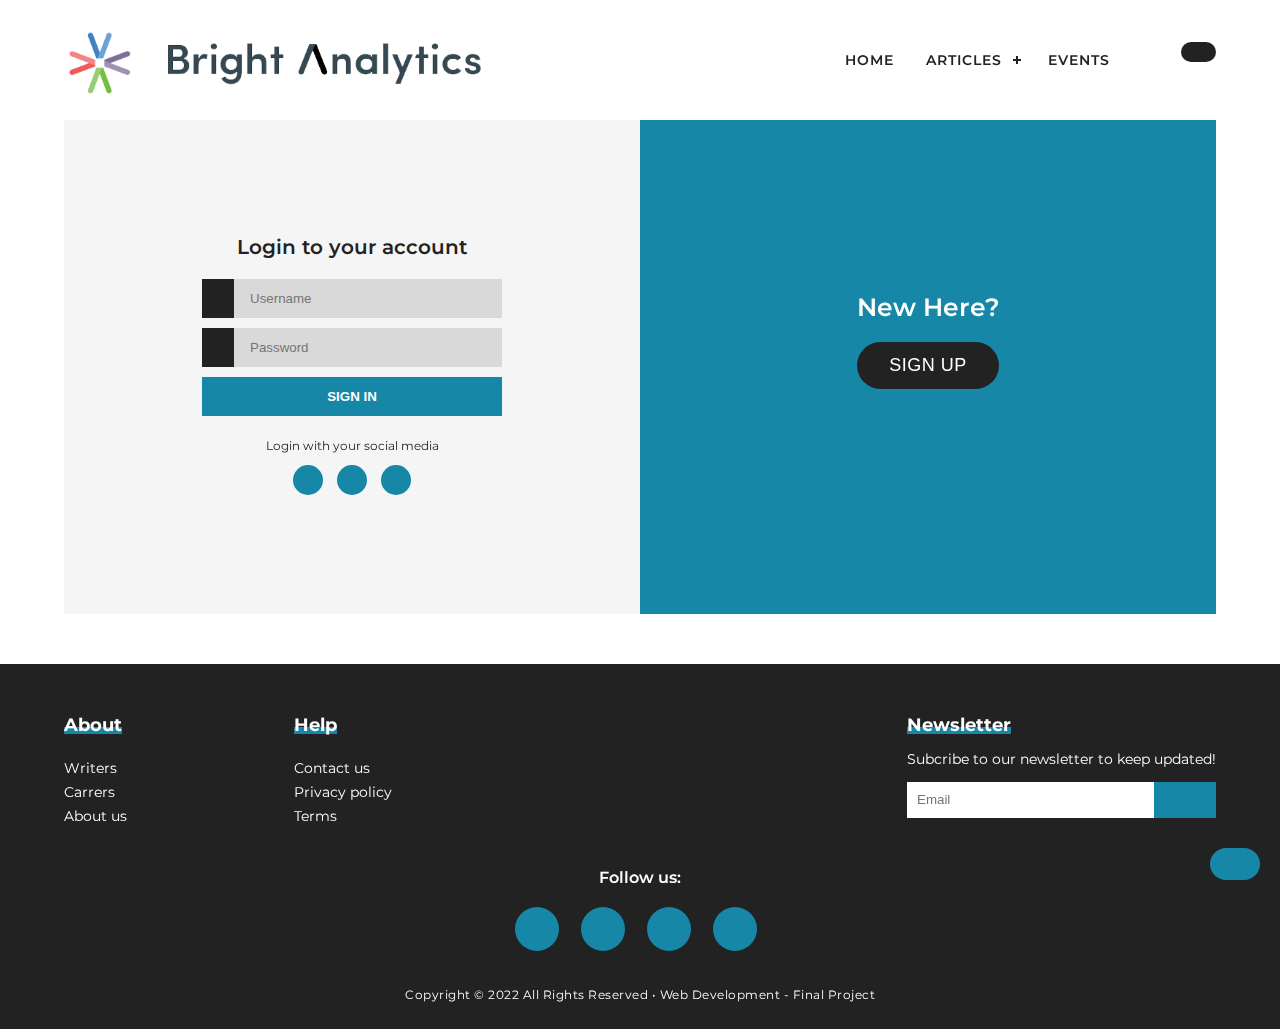
<file: login.html>
<!DOCTYPE html>
<html lang="en">
<head>
<title>Login | Bright Analytics</title>
<meta charset="utf-8" />
<meta name="description" content="" />
<meta name="author" content="Giliardy Minicucci" />
<meta name="viewport" content="width=device-width, initial-scale=1.0" />
<meta name="refresh" content="600" />
<meta name="keywords" content="Final project" />
<link rel="stylesheet" type="text/css" href="stylesheet/style.css" />
<link rel="stylesheet" type="text/css" href="stylesheet/animation.css" />
<link rel="stylesheet" type="text/css" href="https://site-assets.fontawesome.com/releases/v6.0.0/css/all.css" />
<link rel="stylesheet" href="https://cdnjs.cloudflare.com/ajax/libs/animate.css/3.7.2/animate.min.css">
<link rel="preconnect" href="https://fonts.googleapis.com">
<link rel="preconnect" href="https://fonts.gstatic.com" crossorigin>
<link href="https://fonts.googleapis.com/css2?family=Montserrat:wght@400;500;600;700&display=swap" rel="stylesheet">
</head>

<body>

<body class="fadeInBody">

<a href="#" class="back-to-top" onclick="scrollToTop();return false">  <i class="fas fa-angle-up"></i> </a>

<div id="search_form" class="fade">
    <a href="#" class="close-btn" id="close-search">
    <i class="fa fa-times"></i>
    </a>
    <form role="search" method="get" class="searchform">
    <input placeholder="type here" type="text" name="search" id="search"/>
    <button class="search_btn" name="search_btn"><i class="fa fa-search"></i></button>
    </form>
    <div id="app" class="search_results"></div>
</div>

<header class="align-left">
<div class="top">

    <a class="logo_principal" href="index.html">
      <img class="logo" src="assets/ba-logo.png" alt="Logo of the website." />
      <img class="logo-text" src="assets/ba-logo-text.png" alt="Logo of the website." />
    </a>

        <div class="button"></div>

        <div class="user_search">
      <ul>
        <li><a class="search-icon" href='#search_form'><i class="fa fa-search"></i></a> </li>
        <li> <a href="login.html"><i class="fa fa-user"></i></a> </li>
      </ul>
    </div>

    <nav id="nav-bar" class="nav-bar">

        <ul>
            <li><a href="index.html">Home</a></li>
            <li class="has-sub"><a href='#'>Articles</a>
                <ul class="sub-menu">
                  <li><a href="articles.html">Latest news</a></li>
                  <li><a href="#">Big Data</a></li>
                  <li><a href="#">Data Science</a></li>
                  <li><a href="#">Machine Learning</a></li>
                  <li><a href="#">Artificial Intelligence</a></li>
                 </ul>
            </li>
            <li><a href="events.html">Events</a></li>
        </ul>
</nav>

</div>
</header>  

<main>
  
<div class="login_area align-left">
  <section class="hold">
    
    <div class="login">
    <div class="text">Login to your account</div>

  <div class="login_form">
        <form action="https://httpbin.org/post" method="POST" class="login_form_form">
      <div class="form_field">
        <label for="user_login"><i class="fa-solid fa-user"></i></label>
        <input autocomplete="username" id="login__username" type="text" name="username" class="form__input" placeholder="Username" required>
      </div>
  
      <div class="form_field">
        <label for="login_password"><i class="fa-solid fa-lock"></i></label>
        <input id="login-password" type="password" name="password" class="form__input" placeholder="Password" required>
        <span> <i id="togglePassword" class="fa-solid fa-eye-slash"></i> </span>
      </div>

      <div class="form_field">
        <input type="submit" value="Sign In">
      </div>
    </form>
  </div>

  <div class="social_login"><p>Login with your social media</p>
      <ul>
        <li><a class="facebook" href="#"><i class="fab fa-facebook"></i></a> </li>
        <li><a class="twitter" href="#"><i class="fab fa-twitter"></i></a></li>
        <li><a class="google" href="#"><i class="fa-brands fa-google"></i></a></li>
      </ul>
    </div>
</div>

<div class="register">
  <div class="text">New Here?</div>
  <div class="button"><button class="rgt">Sign up</button></div>
</div>

</section>
</div>

</main>



<footer>
  <section class="hold">

    <div class="col">
      <h2>About</h2>
         <ul>
            <li><a href="#">Writers</a></li>
            <li><a href="#">Carrers</a></li>
            <li><a href="#">About us</a></li>
          </ul>
    </div>

        <div class="col">
      <h2>Help</h2>
         <ul>
            <li><a href="#">Contact us</a></li>
            <li><a href="#">Privacy policy</a></li>
            <li><a href="#">Terms</a></li>
          </ul>
    </div>

    <div class="newsletter">
      <div class="newsletter-text">
        <h2>Newsletter</h2>
          <p>Subcribe to our newsletter to keep updated!</p>
          <div class="form">
            <input class="text" type="text" placeholder="Email" />
            <input class="submit" type="submit" value="">
          </div>
      </div>
    </div>

    <div class="social align-left">
      <h3>Follow us:</h3>
        <ul class="social-icons">
          <li><a class="facebook" href="#"><i class="fab fa-facebook"></i></a> </li>
          <li><a class="twitter" href="#"><i class="fab fa-twitter"></i></a></li>
          <li><a class="instagram" href="#"><i class="fab fa-instagram"></i></a></li>
          <li><a class="tiktok" href="#"><i class="fab fa-tiktok"></i></a></li>
        </ul>
    </div>

</section>
    <div class="copyright align-left">
      <p>Copyright © 2022 All Rights Reserved • Web Development - Final Project</p>
    </div>
</footer>

      
<script src="https://cdnjs.cloudflare.com/ajax/libs/jquery/3.3.1/jquery.min.js"></script>
<script src="script.js"></script>
<script src="search.js"></script>
<script src="toggle.js"></script>

<script src="https://code.jquery.com/jquery-3.3.1.slim.min.js" integrity="sha384-q8i/X+965DzO0rT7abK41JStQIAqVgRVzpbzo5smXKp4YfRvH+8abtTE1Pi6jizo" crossorigin="anonymous"></script>
<script src="https://cdnjs.cloudflare.com/ajax/libs/popper.js/1.14.7/umd/popper.min.js" integrity="sha384-UO2eT0CpHqdSJQ6hJty5KVphtPhzWj9WO1clHTMGa3JDZwrnQq4sF86dIHNDz0W1" crossorigin="anonymous"></script>
<script src="https://stackpath.bootstrapcdn.com/bootstrap/4.3.1/js/bootstrap.min.js" integrity="sha384-JjSmVgyd0p3pXB1rRibZUAYoIIy6OrQ6VrjIEaFf/nJGzIxFDsf4x0xIM+B07jRM" crossorigin="anonymous"></script>
<script type="text/javascript" scr="https://cdnjs.cloudflare.com/ajax/libs/animateCSS/1.2.2/jquery.animatecss.min.js"></script>

</body>
</html>
</file>
<file: stylesheet/style.css>
@charset "utf-8";
html { scroll-behavior: smooth;}
html, body, div, span, h2, h3, blockquote, pre, a, code, em, font, img, small, strong, b, i, ol, ul, li, fieldset,
form, label, table, caption, tbody, tfoot, thead, tr, th, td { margin: 0; border: 0; outline: 0; }
*{ outline: none; -webkit-box-sizing: border-box; -moz-box-sizing: border-box; box-sizing: border-box; }
fieldset { border: 0; margin: 0; padding: 0; }
img { max-width: 100%; height: auto; }

:root { 
  --color-1: #F6F5F5; 
  --color-2: #D3E0EA;
  --color-3: #1687A7;
  --color-4: #276678;
}

body {  font-family: 'Montserrat', sans-serif; font-size: 14px; background-color: #fff; color: #222;}

::-moz-selection { background: var(--color-2); text-shadow: none; color: #222; }
::selection { background: var(--color-2); text-shadow: none; color: #222;}

a { color: var(--color-3); text-decoration: none; transition: all 0.2s linear; }
a:hover { color: var(--color-4); text-decoration: none; }

::-webkit-scrollbar {width: 12px;height: 9px;}
::-webkit-scrollbar-thumb { background: #222; border-radius: 5px;}
::-webkit-scrollbar-thumb:hover{ background: var(--color-3);}
::-webkit-scrollbar-track{ background: var(--color-1); border-radius: 5px;}

/*  align  */
.center, .aligncenter { display: block; margin-left: auto; margin-right: auto; text-align: center; }
.left, .alignleft { float: left; margin-right:2%; }
.right, .alignright { float: right; margin-left:2%; }
.alignnone { display: block; float: left; }


/*  structure  */
section::before, section::after { content: ''; display: table; }
section::after { clear: both; }
.hold { max-width: 1400px; margin: auto; width: 90%;}
.align-left { width: 100%; float: left; }


/* header  */
header { padding: 1rem 0; }
.top { position: relative;  max-width: 1400px; margin: auto; width: 90%; }

header .logo_principal { float: left; margin-top: 10px; }
header .logo { max-width: 100%; max-height: 73px; transition: transform 0.7s ease-in-out;}
header .logo-text { max-width: 100%; max-height: 73px;}
header img:hover.logo { transform: rotate(360deg);}

.nav-bar { position: relative; float: right; margin-right: 10px; padding: 1.3rem 0;}
.nav-bar ul, .nav-bar ul li, .nav-bar ul li a { border: 0; list-style: none; line-height: 1; display: block; position: relative; -webkit-box-sizing: border-box; -moz-box-sizing: border-box; box-sizing: border-box}
.nav-bar:after, .nav-bar>ul:after { content: "."; display: block; clear: both; visibility: hidden; line-height: 0; height: 0}
.nav-bar>ul>li { float: left}

.nav-bar>ul>li>a {padding: 1rem; font-size: 14px; letter-spacing: 1px; text-decoration: none;color: #222; font-weight: 600;text-transform: uppercase;}
.nav-bar>ul>li:hover>a, .nav-bar ul li.active a { color: var(--color-3);}
.nav-bar>ul>li.has-sub>a { padding-right: 30px }
.nav-bar>ul>li.has-sub>a:after { position: absolute; top: 22px; right: 11px; width: 8px; height: 2px; display: block; background: #222; content: '';}
.nav-bar>ul>li.has-sub>a:before { position: absolute; top: 19px; right: 14px; display: block; width: 2px; height: 8px; background: #222;  content: ' ';-webkit-transition: all .25s ease;-ms-transition: all .25s ease;transition: all .25s ease}
.nav-bar>ul>li.has-sub:hover>a:before {top: 23px; height: 0}
.nav-bar ul ul { position: absolute; left: -9999px; z-index: 999999; padding: 0;}
.nav-bar ul ul li { height: 0; -webkit-transition: all .25s ease; -ms-transition: all .25s ease; background: var(--color-1);transition: all .25s ease}
.nav-bar ul ul li:hover { background: var(--color-3); }
.nav-bar li:hover>ul { left: auto}
.nav-bar li:hover>ul>li { height: auto;}
.nav-bar ul ul ul { margin-left: 100%; top: 0}
.nav-bar ul ul li a { padding: 11px 15px; width: 200px; letter-spacing: 1px; font-size: 13px; text-decoration: none; color: #222; line-height: 18px; font-weight: 600; text-transform: uppercase;}
.nav-bar ul ul li:hover>a, .nav-bar ul ul li a:hover { color: #fff;}

.user_search { float: right; width: 80px; padding: 0.6rem 0;}
.user_search ul { padding: 0;  display: flex; justify-content: space-between; align-items: center; margin: 0;}
.user_search li { list-style: none; padding: 1rem 0; }

.user_search a i.fa-user { background: #222; color: #fff; padding: 10px; border-radius: 50px; display: block; width: 35px; text-align: center; transition: all 0.2s linear; }
.user_search a:hover i.fa-user { background: var(--color-3); transition: all 0.2s linear;}


/*  search  */
a.search-icon { font-size: 17px; color: #222; transition: all 0.2s linear; }
a:hover.search-icon { color: var(--color-3); transition: all 0.2s linear;}
.searchform { max-width: 500px; width: 80%; margin: auto; border: 2px solid var(--color-3); padding: 15px 20px; border-radius: 50px; display: flex; justify-content: space-between; }
.searchform input { border: 0; background: none; font-family: 'Montserrat', sans-serif; width: 90%;outline: none; }
.searchform .search_btn { border: 0;color: var(--color-3); background: none; font-size: 20px; padding: 0; }

.search_results { margin: 30px auto 0; max-width: 500px; display: block; width: 80%; max-height: 400px; overflow: auto;}
.search_results ul { padding: 0; margin: 0; display: block; }
.search_results ul li { list-style: none; margin: 0 0 10px; padding: 5px 0 10px; border-bottom: 2px solid #e5e5e5; }
.search_results ul li:last-child { border-bottom: 0; }
.search_results a.name { color: var(--color-3); font-weight: 600; font-size: 16px; background: rgb(211 224 234 / 33%); padding: 0 5px; }
.search_results p { margin: 5px 0; font-size: 13px; line-height: 20px; }

#search_form { background: var(--color-1); height: 0; padding-top: 10%; opacity: 0; position: fixed; transition: all 0.5s; width: 100vw;will-change: transform, opacity; color: #222; z-index: -1;}
#search_form:target { height: 100vh !important; opacity: 1; width: 100vw !important; z-index: 999;}
#search_form:target .close-btn {  display: block;}
#searchbox { background: transparent; border: solid #fff; border-width: 0 0 1px 0; color: #fff;flex: 1 0 auto; font-size: 2rem; height: 2rem;max-width: 50%;outline: 0; padding: 2rem 1rem;}
.close-btn {display: none; color: var(--color-3);font-size: 2rem; position: absolute; top: 0.5rem; right: 2rem;}

.close-btn { display: block; position: fixed;}
@media screen and (min-width: 768px) {
  .close-btn{
    display: none;
  }
}
#search_form.fade {height: 100vh;width: 100vw; transition: opacity 0.5s;}



/*  slide  */
#carousel .carousel-item.slide_1 { background-image:url('../assets/slide/slide-1.jpg');}
#carousel .carousel-item.slide_2 { background-image:url("../assets/slide/slide-2.jpg");}
#carousel .carousel-item.slide_3 { background-image:url("../assets/slide/slide-3.jpg");}

#carousel .carousel-item{ height:600px; width:100%; background:no-repeat center center scroll; background-size:cover;}
#carousel .carousel-inner .carousel-item{ transition:-webkit-transform 2s ease; transition:transform 2s ease; transition:transform 2s ease, -webkit-transform 2s ease;}
#carousel .carousel-item .caption{ color:white; width: 100%;}
#carousel .caption h2{font-weight: 600;}
#carousel .caption p { font-size: 16px; line-height: 22px; font-weight: 500; margin: 20px 0;}
#carousel .delicious-btn{color: #fff; background: var(--color-3); text-transform: uppercase; font-weight: 500; font-size:16px; letter-spacing: .5px; padding: 0.8rem 2rem; transition: all 0.2s linear; border-radius: 100px; }
#carousel .delicious-btn:hover,
#carousel .delicious-btn:active,
#carousel .delicious-btn:focus { color:#fff; transition: all 0.2s linear; background:#222;}


/*  home  */
.events { padding: 80px 0; }
.events img {height: 250px; width: 100%; object-fit: cover;}
.events h2 { font-weight: 700; margin-bottom: 20px; float: left; font-size: 25px; background-image: linear-gradient(#d9d9d9,#d9d9d9); background-size: 0.88rem 0.4525rem;background-repeat: repeat-x; background-position: 0 90%; display: inline-block;}
.events a.all { float: right; text-transform: uppercase; font-size: 12px; font-weight: 600; letter-spacing: .5px; color: #7c7c7c; padding-top: 10px;}
.events a:hover.all { color: var(--color-4); }
.events ul.flex { padding: 0; display: flex; width: 100%; justify-content: space-between; }
.events ul.flex li { width: 32%; list-style: none; padding: 1rem 1rem 2rem; border: 1px solid #efefef; margin: 0 0 1rem 0; border-radius: 5px;}
.events ul.grid { padding: 0; display: grid; width: 100%; grid-template-columns: 2fr 2fr 2fr; grid-gap: 30px; }
.events ul.grid li { list-style: none; padding: 1rem 1rem 2rem; border: 1px solid #efefef; border-radius: 5px;}
.events li .title {  font-weight: 600;color: var(--color-3); font-size: 16px; padding: 10px 5px 5px; }
.events li .location { text-transform: uppercase; color: #7c7c7c; font-size: 12px; padding: 5px; border-top: 1px solid #efefef; border-bottom: 1px solid #efefef; font-weight: 500; letter-spacing: .5px; }
.events li .date { text-transform: uppercase; color: #7c7c7c; font-size: 12px; padding: 5px; font-weight: 500; letter-spacing: .5px;}
.events li .register { display: block;text-align: center; padding-top: 30px; }
.events li .register a { color: #fff; background: var(--color-3); text-transform: uppercase;font-weight: 500; letter-spacing: .5px; padding: 0.8rem 2rem; border-radius: 100px; } 
.events li .register a:hover { background: #222; }

.events.bg {  }
.events.bg li {  }
.events.bg li .date {  }

.events-title { background: var(--color-3); color: #fff; padding: 40px 0; }
.events-title h2 { font-weight: 700; font-size: 25px; }
.events-title p { line-height: 22px; }

.top_stories { padding: 80px 0; background: var(--color-1); }
.top_stories h2 { font-weight: 700; float: left; font-size: 25px;  margin-bottom: 20px; background-image: linear-gradient(#d9d9d9,#d9d9d9); background-size: 0.88rem 0.4525rem;background-repeat: repeat-x; background-position: 0 90%; display: inline-block; }
.top_stories a.all { float: right; text-transform: uppercase; font-size: 12px; font-weight: 600; letter-spacing: .5px; color: #7c7c7c; padding-top: 10px;}
.top_stories a:hover.all { color: var(--color-4); }
.top_stories ul { list-style: none; padding: 0;}
.top_stories li { list-style: none; margin-bottom: 30px;}
.top_stories .box { background: #fff; padding: 2rem 2.2rem; border-radius: 5px; display: flex; justify-content: space-between; flex-direction: row-reverse;}
.top_stories .box .content { width: 65%; float: left; }
.top_stories .box .content h3 {  font-size: 20px; font-weight: 600; }
.top_stories .box .content h3 a { color: var(--color-3); background: rgb(211 224 234 / 33%); padding: 0 5px; }
.top_stories .box .content h3 a:hover { color: var(--color-4); }
.top_stories .box .content p { line-height: 22px; text-align: justify; font-size: 14px; margin: 15px 0 20px;}
.top_stories .box .content .info { float: left; text-transform: uppercase; letter-spacing: 1px; font-weight: 500; font-size: 11px; color: #222; margin-top: 12px; }
.top_stories .box .content .info span { font-weight: 600; position: relative; padding: 0 0px 0 25px;}
.top_stories .box .content .info span::before { content: ' '; display: block; width: 5px; height: 5px; border-radius: 50px; background: var(--color-3); position: absolute; top: 5px; left: 8px;}
.top_stories .box .content .share { float: right; margin-top: 4px;}
.top_stories .box .content .share a.share-button { margin-left: 5px; display: inline-block; width: 24px; border: 1px solid var(--color-3); color: var(--color-3); text-align: center; border-radius: 50px; padding: 2px 0; }
.top_stories .box .content .share a:hover.share-button { background: var(--color-3); color: #fff;}
.top_stories .box .image { width: 30%; float: right; object-fit: cover;  }
.top_stories .box .image img { height: 100%; width: auto; object-fit: cover }


/*  pages  */
.content {  }

.breadcrumb { display: block; padding-bottom: 10px;}
.breadcrumb ul { padding: 0; }
.breadcrumb li { list-style: none; position: relative; display: inline-block; }
.breadcrumb span { padding: 0 5px;  font-size: 10px;  }
.breadcrumb a { color: #fff; font-size: 12px; letter-spacing: .5px; font-weight: 500;}

.event_page { text-align: center; }
.event_page h3 { font-weight: 700; font-size: 25px; margin-bottom: 30px; background-image: linear-gradient(#d9d9d9,#d9d9d9); background-size: 0.88rem 0.4525rem;background-repeat: repeat-x; background-position: 0 90%; display: inline-block; }
.event_page .featured-image { text-align: center; position: relative; background: url('../assets/event.png'); width: 100%; float: left; }
.event_page .featured-image .info {  width: 100%; text-align: center; padding: 4% 5%; background: rgb(34 34 34 / 80%); color: #fff; }
.event_page .featured-image .info h2 { font-size: 35px;font-weight: 600; margin-bottom: 20px; }
.event_page .featured-image .info p { font-size: 20px;font-weight: 400; }
.event_page .featured-image .register { text-align: center; margin-top: 50px; display: block; line-height: 45px;}
.event_page .featured-image .register a { color: #fff; background: var(--color-3); text-transform: uppercase;font-weight: 500; letter-spacing: .5px; padding: 0.8rem 2rem; border-radius: 100px; } 
.event_page .featured-image .register a:hover { background: var(--color-4); }
.event_page .featured-image .date { margin-top: 20px; display: block; }
.event_page .team { padding: 60px 0; }
.event_page .team ul { display: flex; padding: 0; justify-content: space-between; }
.event_page .team li { list-style: none; width: 22%;}
.event_page .team li .name { font-weight: 600; color: var(--color-3); padding: 10px 0; font-size: 15px; }
.event_page .team img { opacity: 0.8; transition: all 0.2s linear;  }
.event_page .team img:hover { opacity: 1; transition: all 0.2s linear; }
.event_page .text { padding: 60px 0; background: var(--color-1); line-height: 22px; }

.venue { padding: 60px 0; }
.venue .flex { display: flex;justify-content: space-between;  }
.venue .info { width: 50%; text-align: justify; }
.venue .info h4 { font-size: 18px; }
.venue .info p { line-height: 23px; }
.venue .map { width: 45%; }

.articles_title { background: var(--color-3); color: #fff; padding: 40px 0; }
.articles_title h2 { font-weight: 700; font-size: 25px; }

.news { padding: 60px 0; }
.news ul { padding: 0; }
.news li { list-style: none; }

.news .news_top { width: 60%; float: left; }
.news .news_top h2 {  font-size: 25px;  margin-bottom: 20px; background-image: linear-gradient(#d9d9d9,#d9d9d9); background-size: 0.88rem 0.4525rem;background-repeat: repeat-x; background-position: 0 90%; display: inline-block; }
.news .news_top li {margin-bottom: 20px; width: 48%; float: left; position: relative; }
.news .news_top li:nth-child(odd) { float: right; }
.news .news_top li.featured { width: 100%; }
.news .news_top li h3 { position: absolute;bottom: 0;width: 100%; font-weight: 600; margin-left: auto; left: 0; margin-right: auto; right: 0; transition: all 0.2s linear; font-size: 16px; padding: 40% 5% 4%; background: linear-gradient(359deg, #222, transparent, transparent);}
.news .news_top li h3:hover { padding: 50% 5% 6%;  transition: all 0.2s linear;}
.news .news_top li.featured h3 { font-size: 20px; }
.news .news_top li h3 a { color: #fff; }

.news .news_trending { width: 35%; float: right; }
.news .news_trending h2 {  font-size: 25px;  margin-bottom: 20px; background-image: linear-gradient(#d9d9d9,#d9d9d9); background-size: 0.88rem 0.4525rem;background-repeat: repeat-x; background-position: 0 90%; display: inline-block; }
.news .news_trending li { width: 100%; float: left; position: relative; margin-bottom: 20px; display: flex; justify-content: space-between; background: var(--color-1); padding: 20px;}
.news .news_trending li .image { width: 33%; }
.news .news_trending li .content { width: 63%; }
.news .news_trending h3 {  font-weight: 600; }
.news .news_trending h3 a { color: var(--color-3);  }
.news .news_trending h3 a:hover { color: var(--color-4); }
.news .news_trending p { font-size: 13px; line-height: 19px; }
.news .news_trending .info { font-size: 11px; font-weight: 500; letter-spacing: .5px; }
.news .news_trending .info span { position: relative; padding: 0 0px 0 25px; text-transform: uppercase; font-weight: 600;}
.news .news_trending .info span::before { content: ' '; display: block; width: 5px; height: 5px; border-radius: 50px; background: var(--color-3); position: absolute; top:6px; left: 8px;}
.news .news_trending .image img { height: 100%; width: auto; object-fit: cover }

.article_title { background: var(--color-1); color: #222; padding: 40px 0; }
.article_title h2 { font-size: 25px; }
.article_title a { color: #222; }
.article_title a:hover { color: var(--color-3); }
.article_content { padding: 20px 0 60px; }
.article_content p { line-height: 23px; text-align: justify;}
.article_content .info { padding-bottom: 30px; }
.article_content .infos { float: left; text-transform: uppercase; letter-spacing: 1px; font-weight: 500; font-size: 11px; color: #222;  }
.article_content .infos span { font-weight: 600; position: relative; padding: 0 0px 0 25px;}
.article_content .infos span::before { content: ' '; display: block; width: 5px; height: 5px; border-radius: 50px; background: var(--color-3); position: absolute; top: 7px; left: 8px;}
.article_content .share { float: right;}
.article_content .share a.share-button { margin-left: 5px; display: inline-block; width: 24px; border: 1px solid var(--color-3); color: var(--color-3); text-align: center; border-radius: 50px; padding: 2px 0; }
.article_content .share a:hover.share-button { background: var(--color-3); color: #fff;}

.article_content .related { padding-top: 40px; }
.article_content .related .title { font-weight: 600; font-size: 20px;  margin-bottom: 20px; background-image: linear-gradient(#d9d9d9,#d9d9d9); background-size: 0.88rem 0.4525rem;background-repeat: repeat-x; background-position: 0 90%; display: inline-block; }
.article_content .related ul { padding: 0;display: flex; justify-content: space-between; }
.article_content .related li { width: 23%; float: left; position: relative; list-style: none; }
.article_content .related li h3 { position: absolute;bottom: 0;width: 100%; font-weight: 600; margin-left: auto; left: 0; margin-right: auto; right: 0; transition: all 0.2s linear; font-size: 16px; padding: 40% 5% 4%; background: linear-gradient(359deg, #222, transparent, transparent);}
.article_content .related li h3:hover { padding: 50% 5% 6%;  transition: all 0.2s linear;}
.article_content .related li.featured h3 { font-size: 20px; }
.article_content .related li h3 a { color: #fff; }


/*  login area  */
.login_area { padding-bottom: 50px; }
.login_area .hold { display: flex; }

.login_area .login { width: 50%; float: left; padding: 10% 0;  text-align: center; background: var(--color-1);}
.login_area .login .text { font-weight: 600; font-size: 20px; padding-bottom: 20px; }
.login_area .login p { font-size: 12px; }
.login_area .login .social_login ul { padding: 0;  }
.login_area .login .social_login li { list-style: none; display: inline-block; padding: 0 5px }
.login_area .login .social_login a {background-color: var(--color-3);color: rgb(255, 255, 255); font-size: 14px; display: inline-block;line-height: 30px;width: 30px;height: 30px;border-radius: 100%; -webkit-transition: all 0.2s linear; -o-transition: all 0.2s linear; transition: all 0.2s linear;}
.login_area .login .social_login a.facebook:hover {background-color: #3b5998;}
.login_area .login .social_login a.twitter:hover { background-color: #00aced;}
.login_area .login .social_login a.google:hover { background-color: #c73d2d;}

.login_area .login .login_form { display: grid; width: 90%; margin: auto; max-width: 300px; }
.login_area .login .login_form .form_field{ margin: 0 auto 10px; display: flex; }
.login_area .login .login_form label { background: #222222; color: #fff; padding: 12px 16px; margin: 0; }
.login_area .login .login_form input[type="password"], .login input[type="text"] { padding: 12px 16px;border: 0; background: #d9d9d9; width: 100%;}
.login_area .login .login_form input[type="submit"] { background: var(--color-3); color: #fff; text-transform: uppercase; font-weight: 600; padding: 12px 16px; width: 100%; border: 0; transition: all 0.2s linear; }
.login_area .login .login_form input[type="submit"]:hover { background: var(--color-4);transition: all 0.2s linear; }
.login_area .login .login_form .form_field .fa-eye:before { content: "\f06e" !important; }
.login_area .login .login_form .form_field span { background: #d9d9d9; padding: 12px; }

.login_area .register { width: 50%; float: left; padding: 15% 0% 0; text-align: center; background: var(--color-3); color: #fff;}
.login_area .register .text { font-weight: 600; font-size: 25px; padding-bottom: 20px; }
.login_area .register .button button.rgt { font-size: 18px; transition: all 0.2s linear; border: 0; color: #fff; background: #222; text-transform: uppercase;font-weight: 500; letter-spacing: .5px; padding: 0.8rem 2rem; border-radius: 100px; }
.login_area .register .button button.rgt:hover { background: var(--color-4);transition: all 0.2s linear; }


/*  event register area  */
.event_register .register_hold { background: var(--color-3); padding: 5% 10%; text-align: center; color: #fff; margin: 0 auto 30px; }
.event_register .register_hold h3 { font-weight: 600; font-size: 25px; margin-bottom: 15px; background: none; display: block;}
.event_register .register_hold .text p { font-size: 16px; margin: 0;line-height: 26px; }
.event_register .register_hold .register_form { padding-top: 20px; }
.event_register .register_hold .form_field { margin: 10px 0; }
.event_register .register_hold .form_field input { border: 0; padding: 12px 15px; font-family: 'Montserrat', sans-serif; min-width: 300px; }
.event_register .register_hold .form_field input[type="submit"] { background: #222; color: #fff; text-transform: uppercase; min-width: 300px; font-weight: 600; padding: 12px 16px; border: 0; transition: all 0.2s linear; }
.event_register .register_hold .form_field input[type="submit"]:hover { background: var(--color-4);transition: all 0.2s linear; }


/*  footer  */
footer { padding: 50px 0 15px; float: left; width: 100%; background: #222; color: #fff;}
footer h2 { font-size: 18px; background-image: linear-gradient(#1687A7,#1687A7); background-size: 0.88rem 0.4525rem;background-repeat: repeat-x; background-position: 0 90%; display: inline-block; color: #fff; }

footer a { color: #fff; }
footer a:hover { color: var(--color-3); }

footer .col { width: 20%; max-width: 250px; float: left; }
footer .col ul { padding: 20px 0 0; }
footer .col li { list-style: none; padding: 3px 0;}

footer .social { margin-top: 40px; text-align: center; }
footer .social h3 { font-weight: 600; font-size: 16px; }
footer .social ul { padding: 20px 0 0;  }
footer .social li { list-style: none; display: inline-block; padding: 0 5px }
footer .social .social-icons a { text-align: center; background-color: var(--color-3);color: rgb(255, 255, 255); font-size: 16px; display: inline-block;line-height: 44px;width: 44px;height: 44px;margin-right: 8px;border-radius: 100%; -webkit-transition: all 0.2s linear; -o-transition: all 0.2s linear; transition: all 0.2s linear;}
footer .social .social-icons a.facebook:hover {background-color: #3b5998;}
footer .social .social-icons a.twitter:hover { background-color: #00aced;}
footer .social .social-icons a.instagram:hover { background-color: #c13584;}
footer .social .social-icons a.tiktok:hover {background-color: #ff0050;}

footer .newsletter { float: right;  }
footer .newsletter .form { display: flex; }
footer .newsletter .form .text { background: #fff; border: 0; padding: 10px; width: 80%; }
footer .newsletter .form .submit { font-family: "Font Awesome 6 Pro"; background: var(--color-3); border: 0; color: #fff; padding: 10px 20px; cursor: pointer; width: 20%; transition: all 0.2s linear;}
footer .newsletter .form .submit:hover { padding: 10px 20px 10px 24px; transition: all 0.2s linear;}

footer .copyright { font-size: 12px; letter-spacing: .5px; text-align: center; margin-top: 20px; }


/*  others  */
.back-to-top { position: fixed;bottom: 20px;right: 20px; width: 50px; border-radius: 100px; border: 0; background: var(--color-3); color: #fff; padding: 16px 0; text-align: center; z-index: 999; }
.back-to-top:hover { background: var(--color-4); color: #fff; }


/*  mobile  */
@media screen and (max-width:1020px) {
.nav-bar {  width: 100%; position: initial; margin: 0}
.nav-bar ul { width: 100%;  padding: 0;}
.nav-bar ul li {   }
.nav-bar ul li:hover { background: var(--color-1); color: #222;}
.nav-bar ul ul li, .nav-bar li:hover>ul>li { height: auto   }
.nav-bar ul li a, .nav-bar ul ul li a { width: 100%; border-bottom: 0 }
.nav-bar ul li a:hover, .nav-bar ul ul li a:hover { color: var(--color-3); }
.nav-bar>ul>li { float: none   }
.nav-bar ul ul li a { padding-left: 25px }
.nav-bar ul ul li { background: #222!important; }
.nav-bar ul ul li:hover { background: #363636!important }
.nav-bar ul ul ul li a { padding-left: 35px}
.nav-bar ul ul li a { color: #fff; background: none   }
.nav-bar ul ul li:hover>a,
.nav-bar ul ul li.active>a { color: #fff   }
.nav-bar ul ul,
.nav-bar ul ul ul {display: none; position: relative; left: 0;width: 100%; padding: 0; margin: 0; text-align: left }
.nav-bar>ul>li.has-sub>a:after,
.nav-bar>ul>li.has-sub>a:before,
.nav-bar ul ul>li.has-sub>a:after,
.nav-bar ul ul>li.has-sub>a:before { display: none}
.top .button { width: 55px; height: 46px; position: relative; float: right; margin-top: 9px; cursor: pointer; z-index: 99; }
.top .button:after { box-sizing: content-box; position: absolute; top: 22px; right: 20px; display: block; height: 4px; width: 20px; border-top: 2px solid #222; border-bottom: 2px solid #222; content: ''  }
.top .button:before { -webkit-transition: all .3s ease; -ms-transition: all .3s ease; transition: all .3s ease; position: absolute; top: 16px; right: 20px; display: block; height: 2px; width: 20px; background: #222;  content: ''   }
.top .button.menu-opened:after {-webkit-transition: all .3s ease; -ms-transition: all .3s ease;transition: all .3s ease; top: 23px;border: 0; height: 2px; width: 19px; background: #222; -webkit-transform: rotate(45deg); -moz-transform: rotate(45deg); -ms-transform: rotate(45deg); -o-transform: rotate(45deg); transform: rotate(45deg)   }
.top .button.menu-opened:before { top: 23px; background: #222; width: 19px; -webkit-transform: rotate(-45deg); -moz-transform: rotate(-45deg); -ms-transform: rotate(-45deg); -o-transform: rotate(-45deg); transform: rotate(-45deg) }
.nav-bar .submenu-button { position: absolute; z-index: 99;right: 0;top: 0; display: block; border-left: 1px solid #222; height: 46px; width: 46px; cursor: pointer }
.nav-bar .submenu-button.submenu-opened { background: #262626  }
.nav-bar ul ul .submenu-button { height: 34px;  width: 34px }
.nav-bar .submenu-button:after { position: absolute; top: 22px; right: 19px; width: 8px;height: 2px;display: block; background: #222; content: '' }
.nav-bar ul ul .submenu-button:after { top: 15px;  right: 13px   }
.nav-bar .submenu-button.submenu-opened:after { background: #fff }
.nav-bar .submenu-button:before { position: absolute; top: 19px; right: 22px; display: block; width: 2px; height: 8px; background: #222; content: '' }
.nav-bar ul ul .submenu-button:before {  top: 12px; right: 16px }
.nav-bar .submenu-button.submenu-opened:before { display: none }
.nav-bar ul ul ul li.active a { border-left: none }
.nav-bar>ul>li.has-sub>ul>li.active>a, .nav-bar>ul ul>li.has-sub>ul>li.active>a { border-top: none }
header .logo_principal { margin: 0; }
.user_search { padding:0;}

.events ul.flex li { width: 49%; }
.events ul.flex li:last-child { display: none; }
.events.events_page ul.flex { display: grid; width: 100%; float: left; grid-template-columns: 1fr;}
.events.events_page ul.flex li { width: 100%; }
.events.events_page ul.flex li:last-child { display: block; }
.events ul.grid { grid-template-columns: 2fr 2fr; }
.event_page .featured-image .info h2 { font-size: 25px; }
.event_page .featured-image .info p { font-size: 15px; }
.event_page .featured-image .register { margin-top: 30px; }

.news .news_top { width: 100%; }
.news .news_trending { width: 100%; margin-top: 50px; }

.article_content .related li { width: 32%; }
.article_content .related li:last-child { display: none; }

.articles_title h2, .news .news_top h2, .news .news_trending h2, .events-title h2, .events h2, .login_area .register .text, .top_stories h2, .event_page h3, .event_register .register_hold h3, .article_title h2 { font-size: 20px; }
.login_area .login .text, .top_stories .box .content h3 { font-size: 18px; }
.login_area .register .button button.rgt { font-size: 15px; }

#search_form { padding-top: 20%; }
}

@media screen and (max-width:860px) {
header .logo, header .logo-text { max-height: 50px; }

#carousel .carousel-item{ height:400px; }
#carousel .caption h2 { font-size: 25px; }
#carousel .delicious-btn { font-size: 14px; padding: 0.6rem 1rem; }

.top_stories .box { display: grid; grid-gap: 25px; }
.top_stories .box .image, .top_stories .box .content { width: 100%; }

.login_area { padding-bottom: 0; }
.login_area .hold { display: grid; width: 100%; }
.login_area .login { width: 100%; padding: 10% 0;  }
.login_area .register { width: 100%; padding: 25% 0;  }

.event_register .register_hold { padding: 10%; }

footer .hold { display: grid; grid-gap: 20px 40px; grid-template-columns: 2fr 2fr; }
footer .hold::before { display: none; }
footer .social { margin: 0; text-align: left; }
}


@media screen and (max-width:660px) {
.hold { width: 85%; }
header .logo-text { display: none; }

#carousel .caption p { font-size: 14px; }

.events { padding: 80px 0 50px; }
.events ul.flex, .events ul.grid { display: grid; width: 100%; float: left; grid-template-columns: 1fr;}
.events ul.flex li { width: 100%; }
.events ul.flex li:last-child { display: block; }
.events a.all, .top_stories a.all { width: 100%; margin: -20px 0 20px; }
.top_stories .box .content p { font-size: 13px; }
.top_stories .box .content .info { width: 100%; text-align: center; }
.top_stories .box .content .share { margin-top: 15px; width: 100%; text-align: center; }

.event_page .featured-image .info { padding: 10% 5%; }
.event_page .featured-image .info p, .event_page .featured-image .register a, .event_page .featured-image .date { font-size: 13px;}
.event_page .featured-image .info h2 { font-size: 20px; }
.event_page .team ul{ display: grid; grid-gap: 20px; grid-template-columns: 2fr 2fr;  }
.event_page .team li { width: 100%; }
.venue .flex, .news .news_trending li, .news ul { display: grid; grid-gap: 20px; grid-template-columns: 1fr;  }
.venue .info, .venue .map, .news .news_trending li .image, .news .news_trending li .content, .news .news_top li { width: 100%; }
.news .news_top li.featured { margin: 0; }
.news .news_top li.featured h3 { font-size: 16px; }

.article_content .related ul{ display: grid; grid-gap: 20px; grid-template-columns: 1fr 1fr;  }
.article_content .related li, .article_content .related li:last-child { display: block; width: 100%; }
.article_content .related li h3 { font-weight: 500; font-size: 13px; }

footer .social li { margin-bottom: 10px; }
footer .copyright { padding: 0 5%; }
}
</file>
<file: stylesheet/animation.css>
.fadeInBody {
  -webkit-animation-name: fadeIn;
  animation-name: fadeIn;
  -webkit-animation-duration: 2s;
  animation-duration: 2s;
  -webkit-animation-fill-mode: both;
  animation-fill-mode: both;
  animation-delay: 0s;
  }
  @-webkit-keyframes fadeInBody {
  0% {opacity: 0;}
  100% {opacity: 1;}
  }
  @keyframes fadeInBody {
  0% {opacity: 0;}
  100% {opacity: 1;}
  } 

  .fadeIn {
  -webkit-animation-name: fadeIn;
  animation-name: fadeIn;
  -webkit-animation-duration: 1s;
  animation-duration: 1s;
  -webkit-animation-fill-mode: both;
  animation-fill-mode: both;
  animation-delay: 2s;
  }
  @-webkit-keyframes fadeIn {
  0% {opacity: 0;}
  100% {opacity: 1;}
  }
  @keyframes fadeIn {
  0% {opacity: 0;}
  100% {opacity: 1;}
  } 

 .fadeInLeft {
  -webkit-animation-name: fadeInLeft;
  animation-name: fadeInLeft;
  -webkit-animation-duration: 1s;
  animation-duration: 1s;
  -webkit-animation-fill-mode: both;
  animation-fill-mode: both;
  }
  @-webkit-keyframes fadeInLeft {
  0% {
  opacity: 0;
  -webkit-transform: translate3d(-100%, 0, 0);
  transform: translate3d(-100%, 0, 0);
  }
  100% {
  opacity: 1;
  -webkit-transform: none;
  transform: none;
  }
  }
  @keyframes fadeInLeft {
  0% {
  opacity: 0;
  -webkit-transform: translate3d(-100%, 0, 0);
  transform: translate3d(-100%, 0, 0);
  }
  100% {
  opacity: 1;
  -webkit-transform: none;
  transform: none;
  }
  }
</file>
